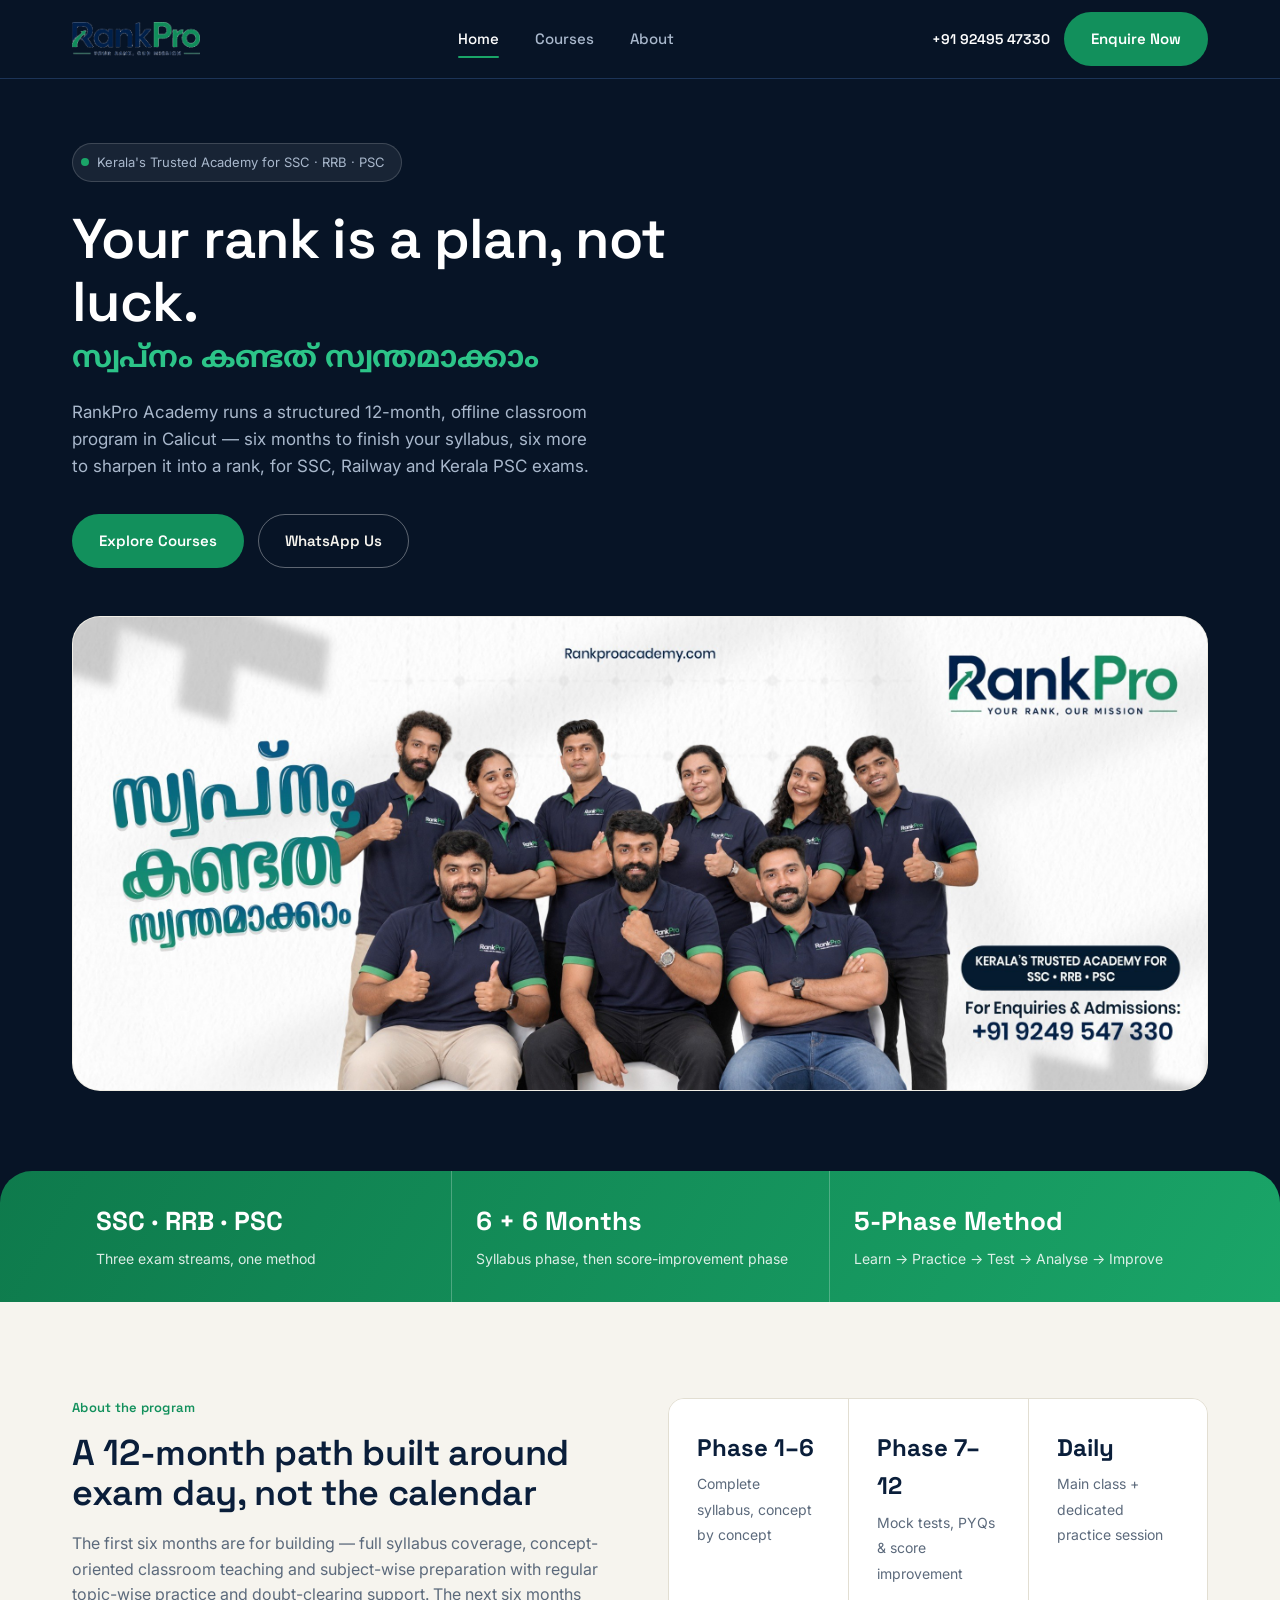
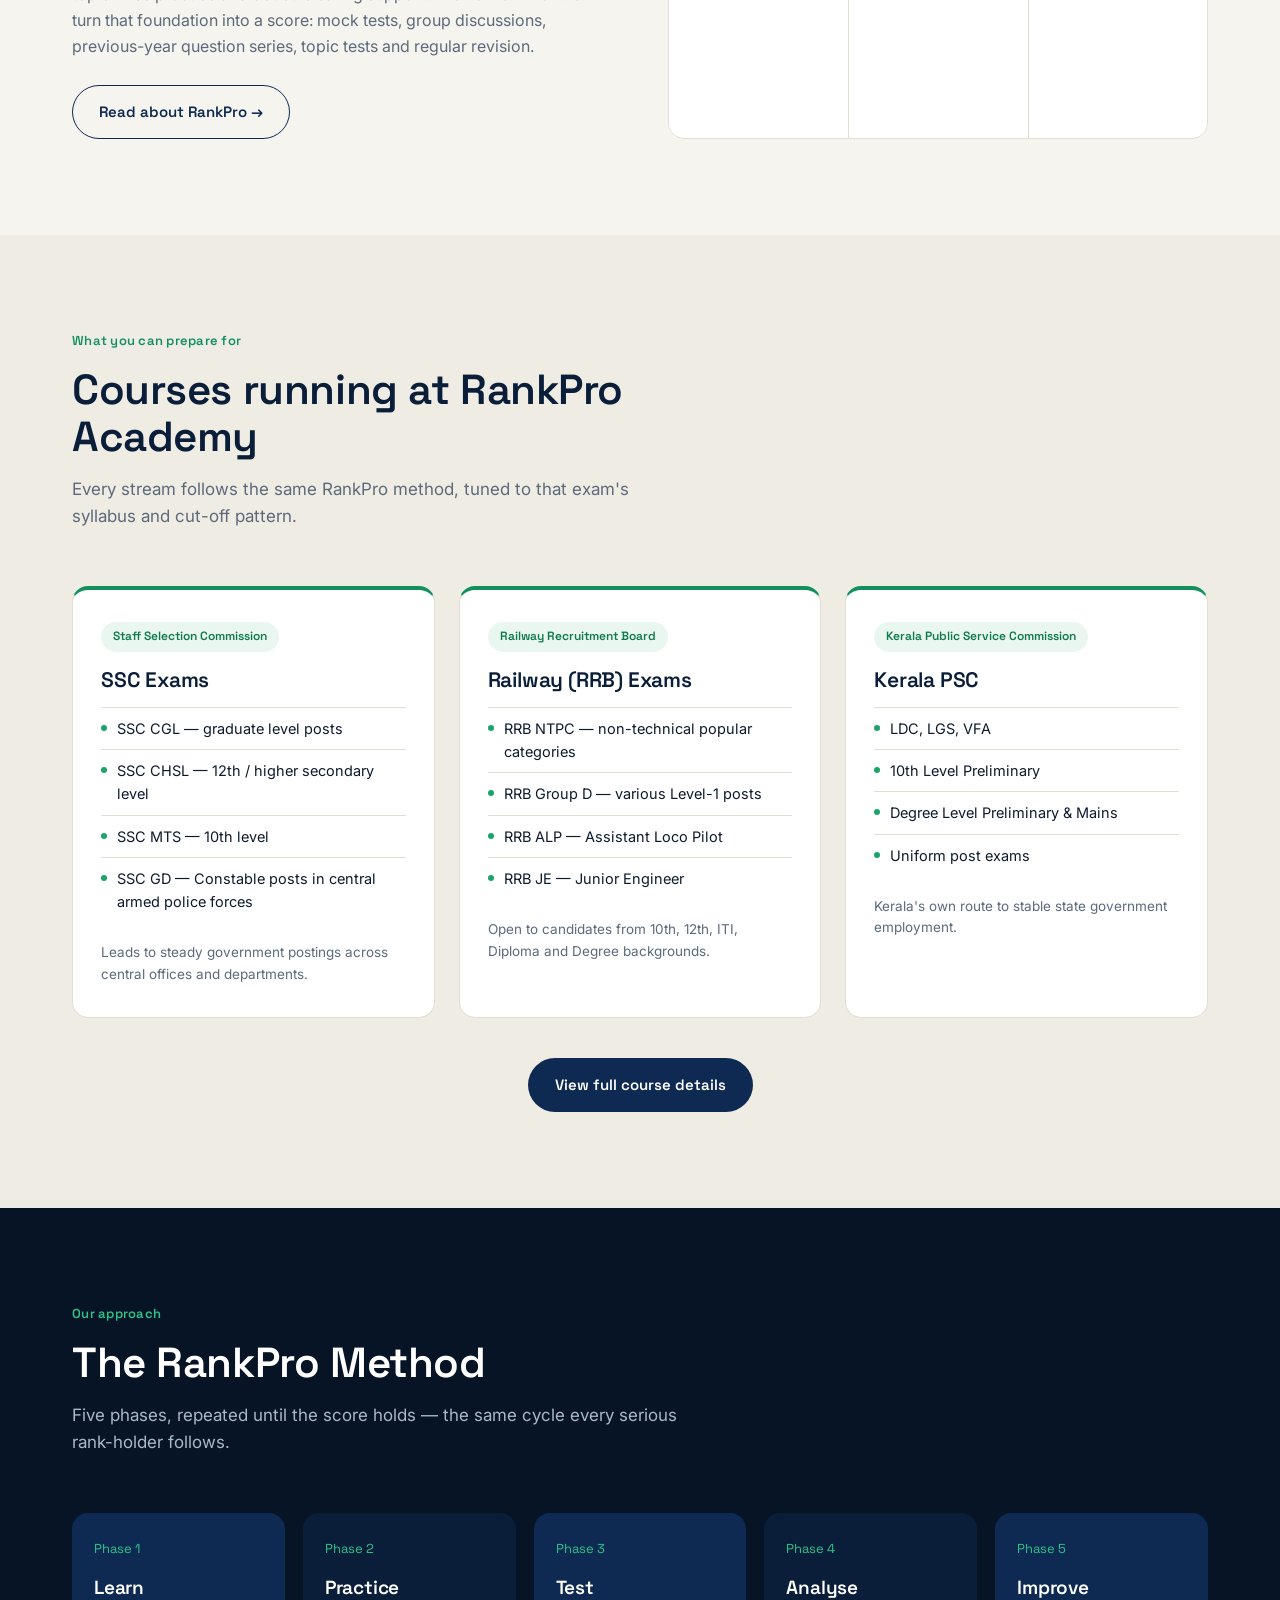
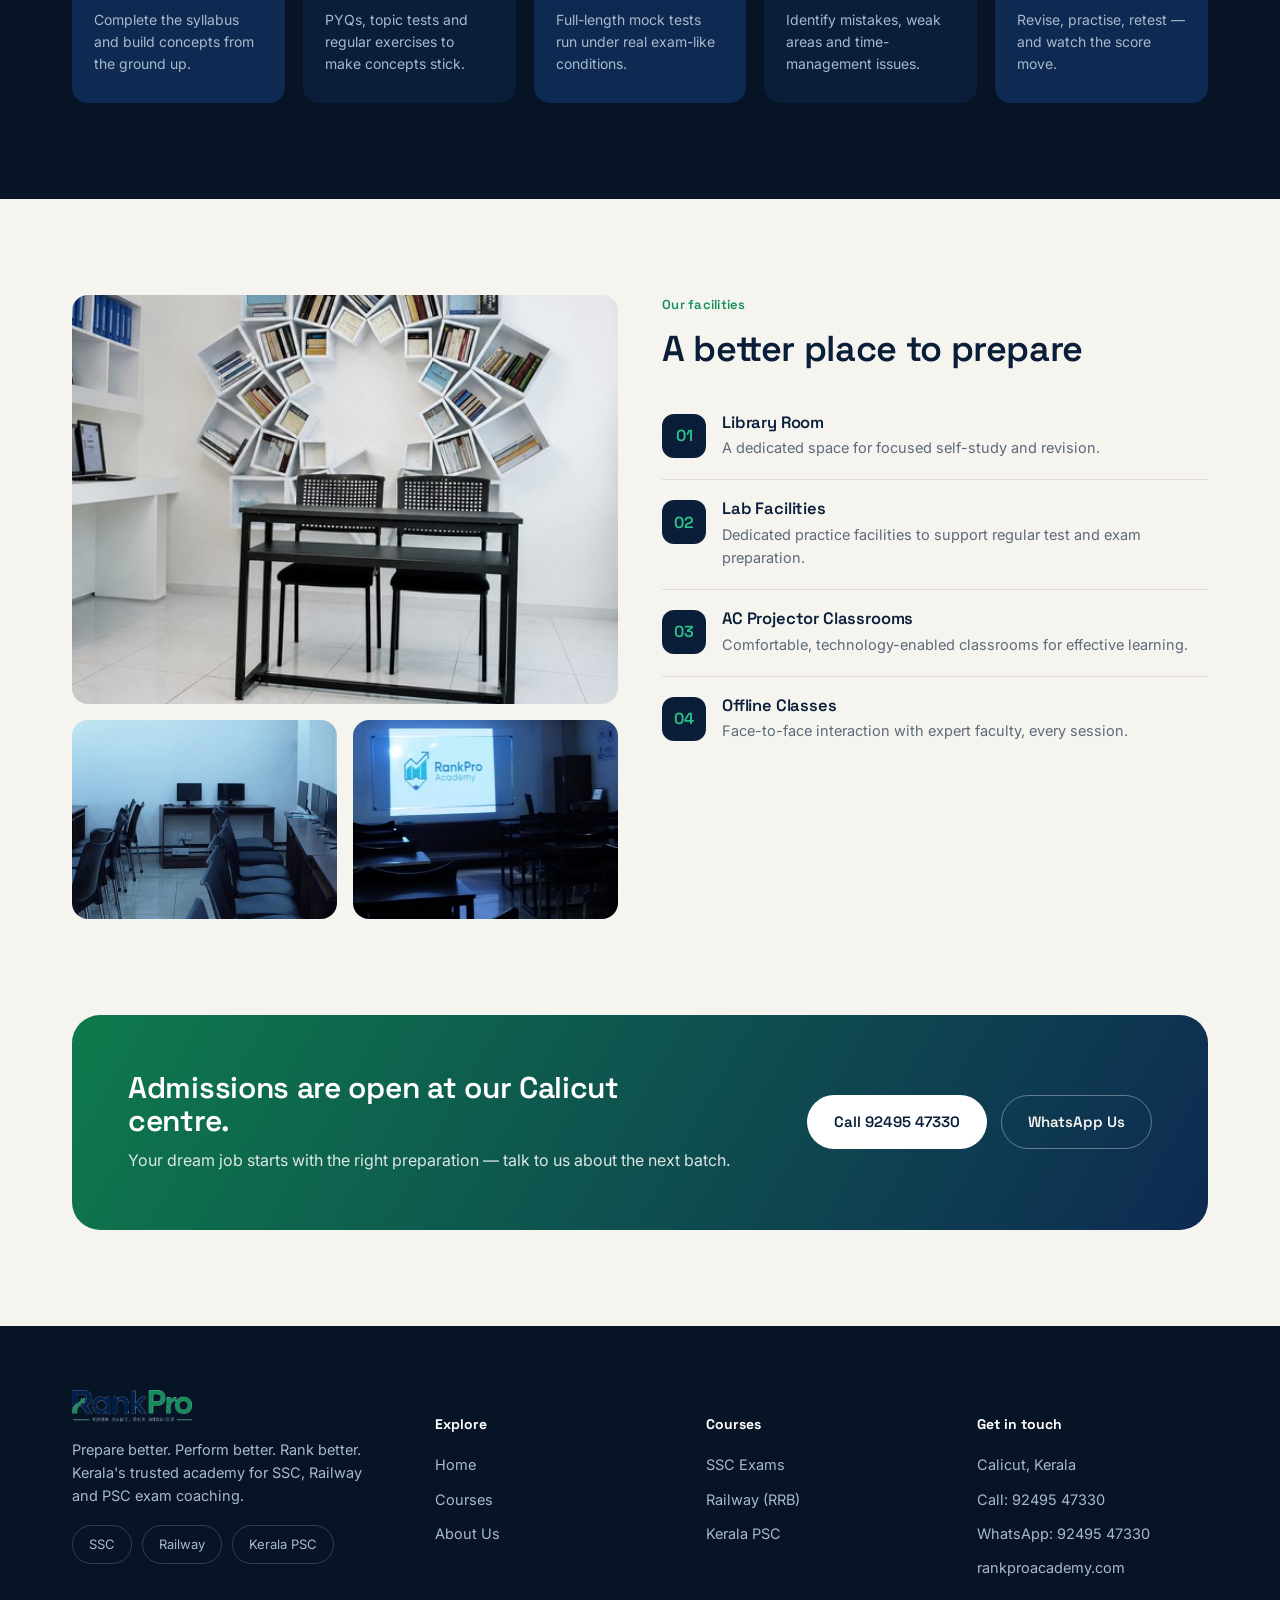
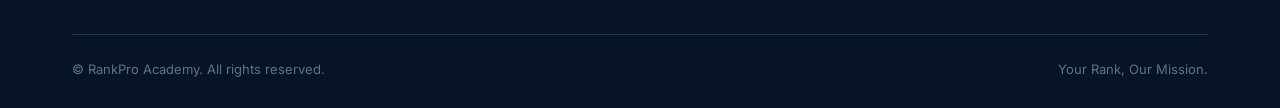
<file: index.html>
<!DOCTYPE html>
<html lang="en">

<head>
  <meta charset="UTF-8">
  <meta name="viewport" content="width=device-width, initial-scale=1.0">
  <title>RankPro Academy — Your Rank, Our Mission</title>
  <meta name="description"
    content="Kerala's trusted academy for SSC, RRB and Kerala PSC exam coaching in Calicut. A structured 6+6 month preparation program with expert faculty and offline classes.">
  <link rel="icon" href="assets/r-icon-transparent.png">
  <link rel="stylesheet" href="style.css">
</head>

<body>

  <nav class="site-nav">
    <div class="wrap">
      <a href="./" class="brand">
        <img src="assets/logo-transparent.png" alt="RankPro Academy logo">
      </a>
      <ul class="nav-links" id="navLinks">
        <li><a href="./" class="active">Home</a></li>
        <li><a href="./courses/" >Courses</a></li>
        <li><a href="./about/">About</a></li>
      </ul>
      <div class="nav-cta">
        <span class="nav-call">+91 92495 47330</span>
        <a class="btn btn-primary" href="tel:+919249547330">Enquire Now</a>
        <button class="nav-toggle" id="navToggle" aria-label="Menu"><span></span><span></span><span></span></button>
      </div>
    </div>
  </nav>

  <!-- HERO -->
  <header class="hero">
    <div class="wrap hero-grid">
      <div class="hero-top">
        <div>
          <span class="hero-badge"><span class="dot"></span> Kerala's Trusted Academy for SSC · RRB · PSC</span>
          <h1>Your rank is a plan, not luck.<span class="hero-ml">സ്വപ്നം കണ്ടത് സ്വന്തമാക്കാം</span></h1>
          <p class="lede">RankPro Academy runs a structured 12-month, offline classroom program in Calicut — six months
            to finish your syllabus, six more to sharpen it into a rank, for SSC, Railway and Kerala PSC exams.</p>
          <div class="hero-actions">
            <a class="btn btn-primary" href="courses.html">Explore Courses</a>
            <a class="btn btn-ghost" href="https://wa.me/919249547330">WhatsApp Us</a>
          </div>
        </div>
      </div>
      <div class="hero-figure banner-frame" style="margin-top:48px;">
        <img src="assets/team-hero.jpg" alt="RankPro Academy team — Kerala's trusted academy for SSC, RRB and PSC">
      </div>
    </div>
    <div class="hero-strip">
      <div class="wrap">
        <div class="stat"><b>SSC · RRB · PSC</b><span>Three exam streams, one method</span></div>
        <div class="stat"><b>6 + 6 Months</b><span>Syllabus phase, then score-improvement phase</span></div>
        <div class="stat"><b>5-Phase Method</b><span>Learn → Practice → Test → Analyse → Improve</span></div>
      </div>
    </div>
  </header>

  <!-- ABOUT SNIPPET -->
  <section class="section">
    <div class="wrap two-col">
      <div>
        <span class="kicker">About the program</span>
        <h2 style="font-size:clamp(26px,3.4vw,36px); color:var(--navy-900);">A 12-month path built around exam day, not
          the calendar</h2>
        <p style="margin-top:18px; color:var(--muted); font-size:16px;">The first six months are for building — full
          syllabus coverage, concept-oriented classroom teaching and subject-wise preparation with regular topic-wise
          practice and doubt-clearing support. The next six months turn that foundation into a score: mock tests, group
          discussions, previous-year question series, topic tests and regular revision.</p>
        <a class="btn btn-outline-navy" style="margin-top:26px;" href="about.html">Read about RankPro →</a>
      </div>
      <div class="stat-strip" style="align-self:stretch;">
        <div class="cell"><b>Phase 1–6</b><span>Complete syllabus, concept by concept</span></div>
        <div class="cell"><b>Phase 7–12</b><span>Mock tests, PYQs &amp; score improvement</span></div>
        <div class="cell"><b>Daily</b><span>Main class + dedicated practice session</span></div>
      </div>
    </div>
  </section>

  <!-- COURSES PREVIEW -->
  <section class="section section-tint">
    <div class="wrap">
      <div class="section-head">
        <span class="kicker">What you can prepare for</span>
        <h2>Courses running at RankPro Academy</h2>
        <p class="lede">Every stream follows the same RankPro method, tuned to that exam's syllabus and cut-off pattern.
        </p>
      </div>
      <div class="course-grid">
        <div class="course-card">
          <span class="tag">Staff Selection Commission</span>
          <h3>SSC Exams</h3>
          <ul>
            <li>SSC CGL — graduate level posts</li>
            <li>SSC CHSL — 12th / higher secondary level</li>
            <li>SSC MTS — 10th level</li>
            <li>SSC GD — Constable posts in central armed police forces</li>
          </ul>
          <p class="foot">Leads to steady government postings across central offices and departments.</p>
        </div>
        <div class="course-card">
          <span class="tag">Railway Recruitment Board</span>
          <h3>Railway (RRB) Exams</h3>
          <ul>
            <li>RRB NTPC — non-technical popular categories</li>
            <li>RRB Group D — various Level-1 posts</li>
            <li>RRB ALP — Assistant Loco Pilot</li>
            <li>RRB JE — Junior Engineer</li>
          </ul>
          <p class="foot">Open to candidates from 10th, 12th, ITI, Diploma and Degree backgrounds.</p>
        </div>
        <div class="course-card">
          <span class="tag">Kerala Public Service Commission</span>
          <h3>Kerala PSC</h3>
          <ul>
            <li>LDC, LGS, VFA</li>
            <li>10th Level Preliminary</li>
            <li>Degree Level Preliminary &amp; Mains</li>
            <li>Uniform post exams</li>
          </ul>
          <p class="foot">Kerala's own route to stable state government employment.</p>
        </div>
      </div>
      <div style="text-align:center; margin-top:40px;">
        <a class="btn btn-dark" href="courses.html">View full course details</a>
      </div>
    </div>
  </section>

  <!-- APPROACH / METHOD -->
  <section class="section section-dark">
    <div class="wrap">
      <div class="section-head">
        <span class="kicker">Our approach</span>
        <h2>The RankPro Method</h2>
        <p class="lede">Five phases, repeated until the score holds — the same cycle every serious rank-holder follows.
        </p>
      </div>
      <div class="phase-row">
        <div class="phase-card"><span class="num">Phase 1</span>
          <h4>Learn</h4>
          <p>Complete the syllabus and build concepts from the ground up.</p>
        </div>
        <div class="phase-card"><span class="num">Phase 2</span>
          <h4>Practice</h4>
          <p>PYQs, topic tests and regular exercises to make concepts stick.</p>
        </div>
        <div class="phase-card"><span class="num">Phase 3</span>
          <h4>Test</h4>
          <p>Full-length mock tests run under real exam-like conditions.</p>
        </div>
        <div class="phase-card"><span class="num">Phase 4</span>
          <h4>Analyse</h4>
          <p>Identify mistakes, weak areas and time-management issues.</p>
        </div>
        <div class="phase-card"><span class="num">Phase 5</span>
          <h4>Improve</h4>
          <p>Revise, practise, retest — and watch the score move.</p>
        </div>
      </div>
    </div>
  </section>

  <!-- FACILITIES -->
  <section class="section">
    <div class="wrap facility-grid">
      <div class="photo-stack">
        <img src="assets/facility_0.jpg" alt="Library room with dedicated study desk at RankPro Academy">
        <div class="two-up">
          <img src="assets/facility_1.jpg" alt="Lab facility with practice workstations">
          <img src="assets/facility_2.jpg" alt="AC projector classroom at RankPro Academy">
        </div>
      </div>
      <div>
        <span class="kicker">Our facilities</span>
        <h2 style="font-size:clamp(26px,3.4vw,36px); color:var(--navy-900);">A better place to prepare</h2>
        <ul class="feature-list" style="margin-top:24px;">
          <li><span class="ico">01</span>
            <div>
              <h4>Library Room</h4>
              <p>A dedicated space for focused self-study and revision.</p>
            </div>
          </li>
          <li><span class="ico">02</span>
            <div>
              <h4>Lab Facilities</h4>
              <p>Dedicated practice facilities to support regular test and exam preparation.</p>
            </div>
          </li>
          <li><span class="ico">03</span>
            <div>
              <h4>AC Projector Classrooms</h4>
              <p>Comfortable, technology-enabled classrooms for effective learning.</p>
            </div>
          </li>
          <li><span class="ico">04</span>
            <div>
              <h4>Offline Classes</h4>
              <p>Face-to-face interaction with expert faculty, every session.</p>
            </div>
          </li>
        </ul>
      </div>
    </div>
  </section>

  <!-- CTA -->
  <section class="section" style="padding-top:0;">
    <div class="wrap">
      <div class="cta-band">
        <div>
          <h3>Admissions are open at our Calicut centre.</h3>
          <p>Your dream job starts with the right preparation — talk to us about the next batch.</p>
        </div>
        <div class="cta-actions">
          <a class="btn btn-primary" style="background:#fff; color:var(--navy-900);" href="tel:+919249547330">Call 92495
            47330</a>
          <a class="btn btn-ghost" href="https://wa.me/919249547330">WhatsApp Us</a>
        </div>
      </div>
    </div>
  </section>

  <footer class="site-footer">
    <div class="wrap">
      <div class="footer-grid">
        <div class="footer-brand">
          <img src="assets/logo-transparent.png" alt="RankPro Academy">
          <p>Prepare better. Perform better. Rank better. Kerala's trusted academy for SSC, Railway and PSC exam
            coaching.</p>
          <div class="tag-row">
            <span class="tag-pill">SSC</span>
            <span class="tag-pill">Railway</span>
            <span class="tag-pill">Kerala PSC</span>
          </div>
        </div>
        <ul>
          <h5>Explore</h5>
          <li><a href="./">Home</a></li>
          <li><a href="./courses/">Courses</a></li>
          <li><a href="./about/">About Us</a></li>
        </ul>
        <ul>
          <h5>Courses</h5>
          <li><a href="./courses/index.html#ssc">SSC Exams</a></li>
          <li><a href="./courses/index.html#rrb">Railway (RRB)</a></li>
          <li><a href="./courses/index.html#psc">Kerala PSC</a></li>
        </ul>
        <ul>
          <h5>Get in touch</h5>
          <li>Calicut, Kerala</li>
          <li><a href="tel:+919249547330">Call: 92495 47330</a></li>
          <li><a href="https://wa.me/919249547330">WhatsApp: 92495 47330</a></li>
          <li><a href="https://rankproacademy.com">rankproacademy.com</a></li>
        </ul>
      </div>
      <div class="footer-bottom">
        <span>© RankPro Academy. All rights reserved.</span>
        <span>Your Rank, Our Mission.</span>
      </div>
    </div>
  </footer>

  <script>
    const navToggle = document.getElementById('navToggle');
    const navLinks = document.getElementById('navLinks');
    navToggle.addEventListener('click', () => navLinks.classList.toggle('open'));
  </script>
</body>

</html>
</file>
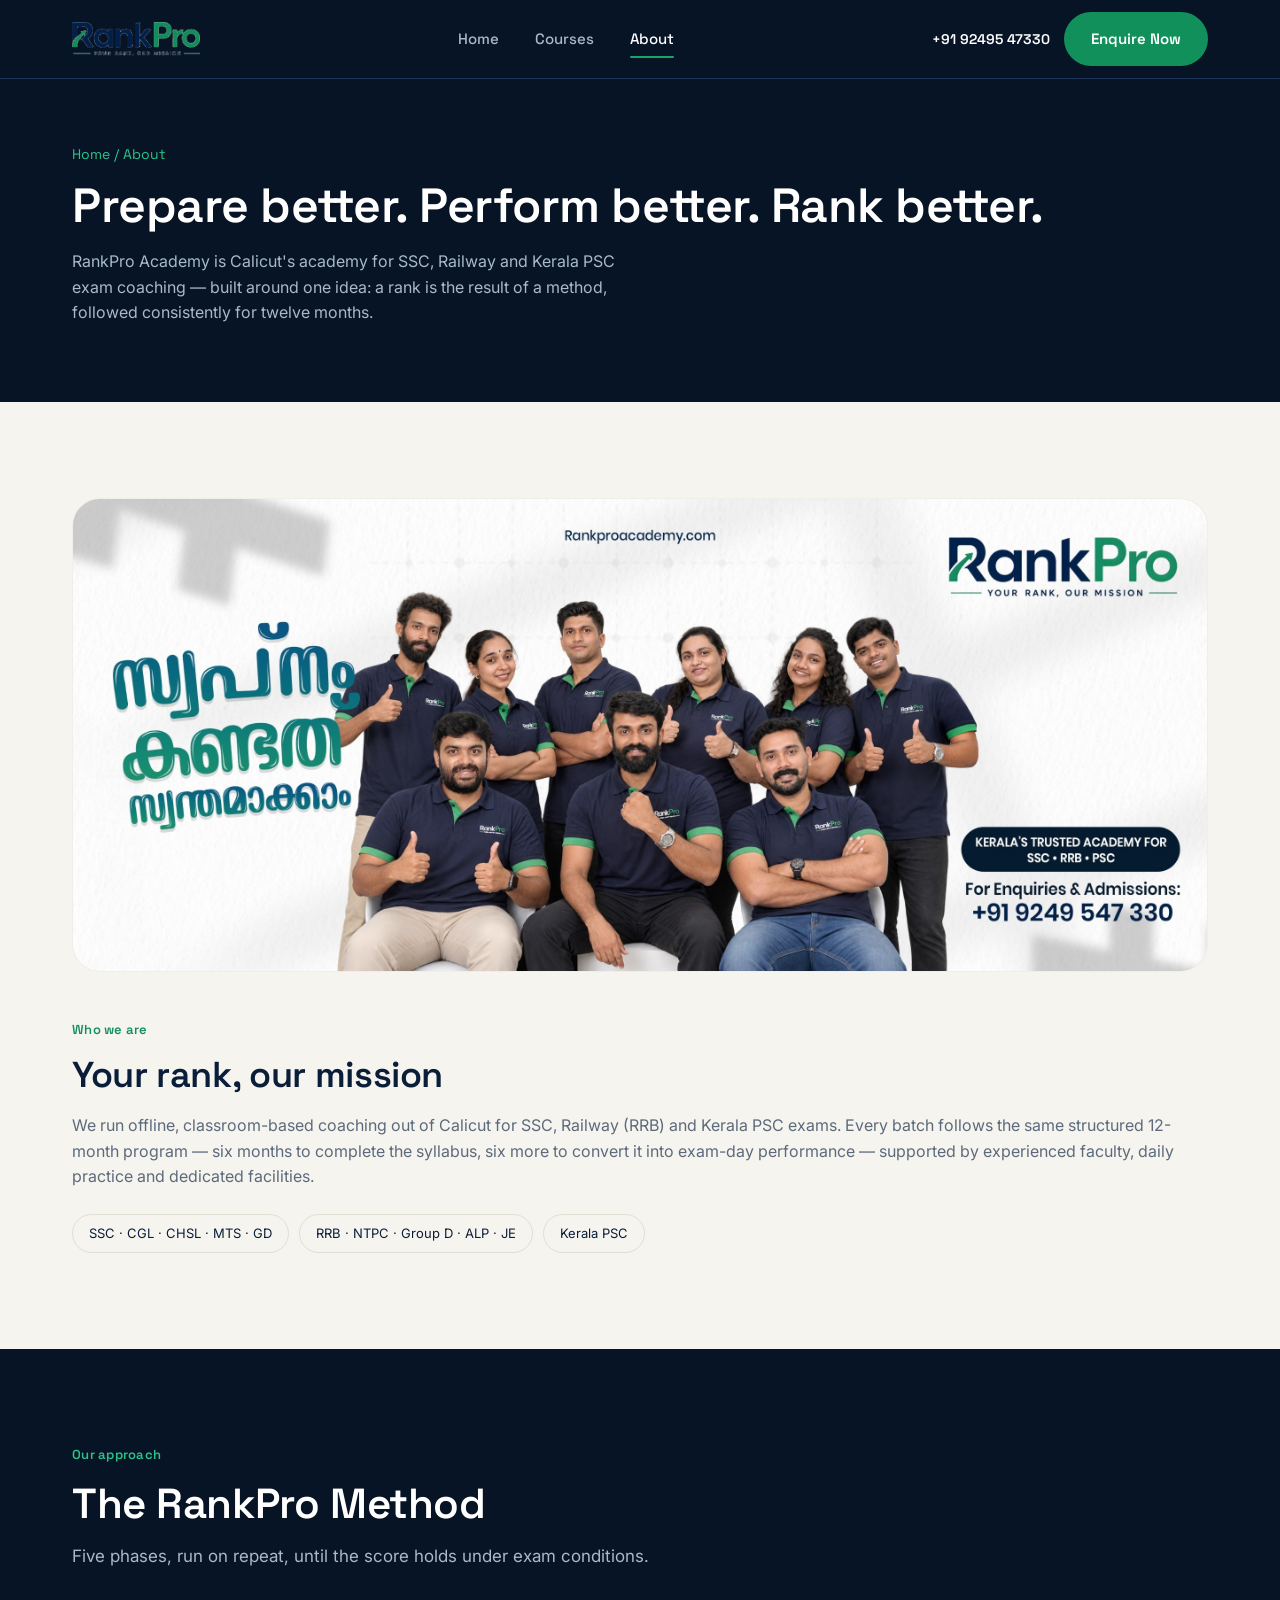
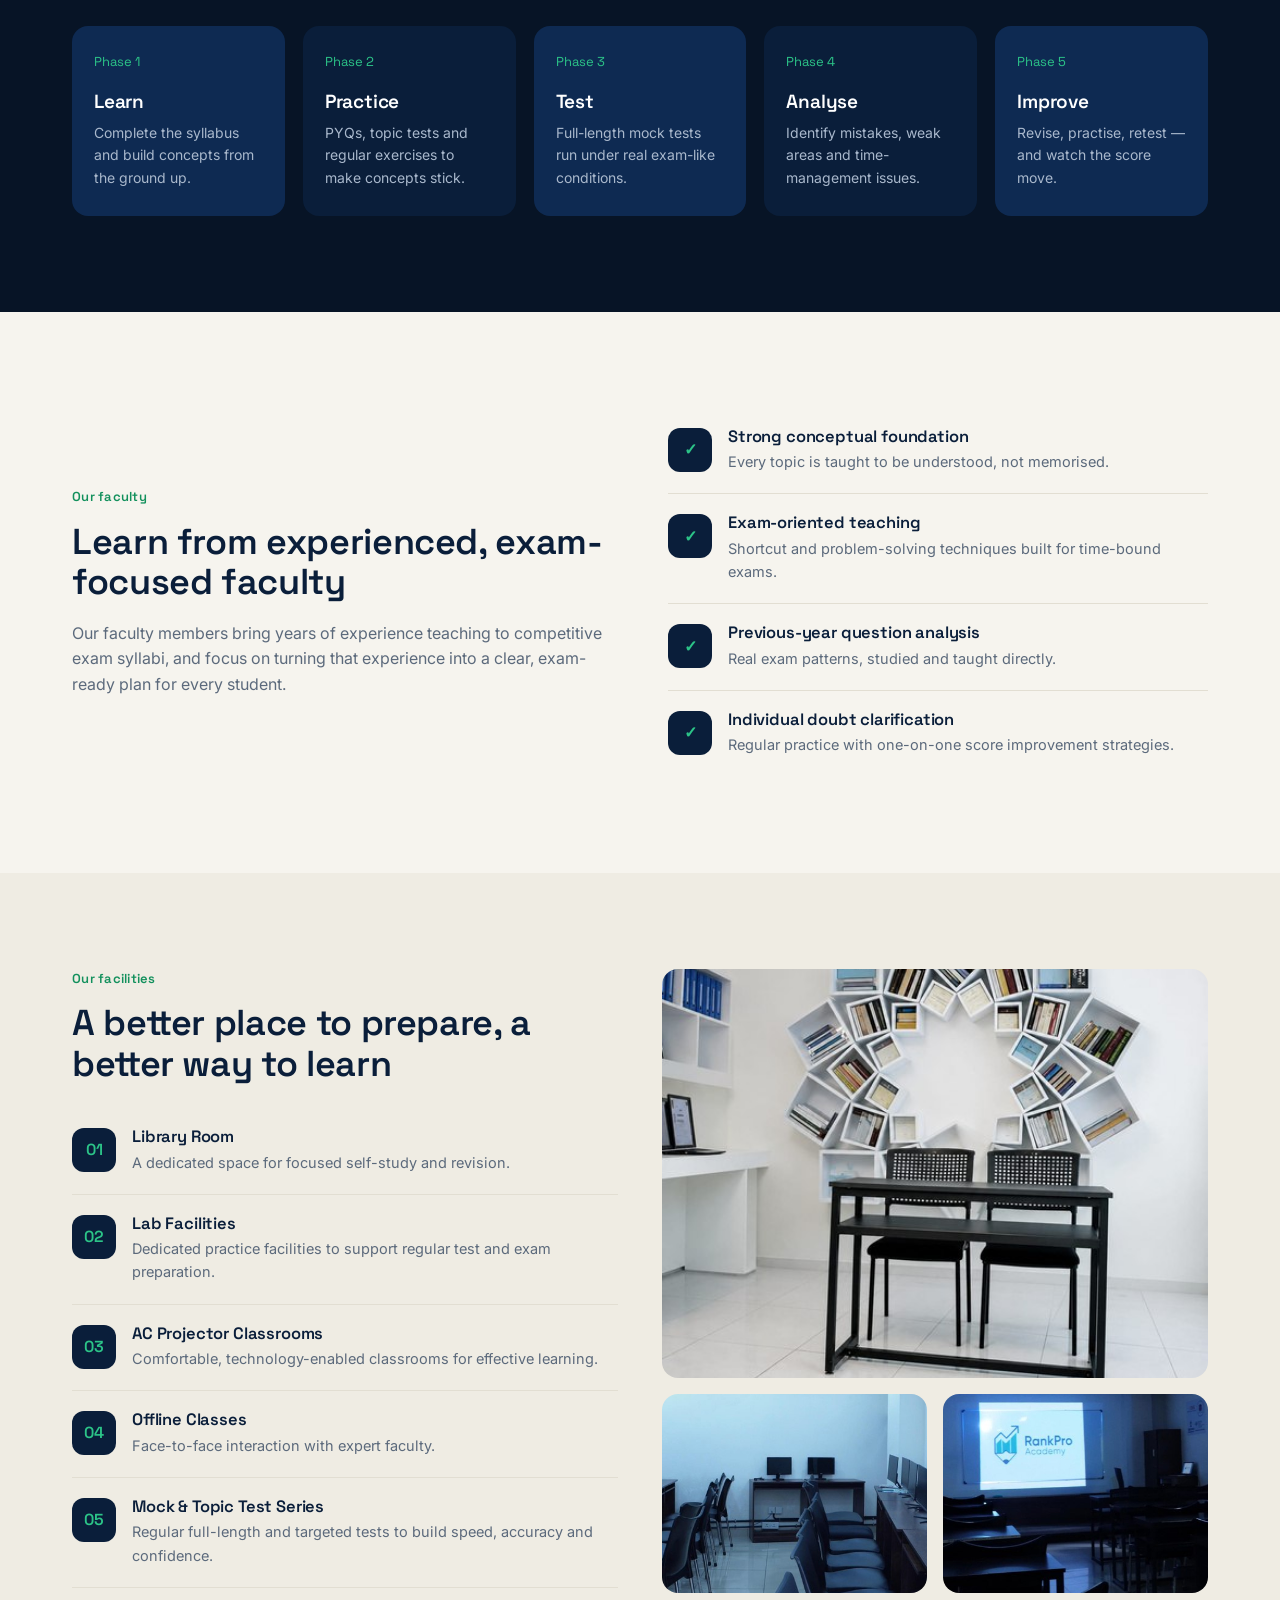
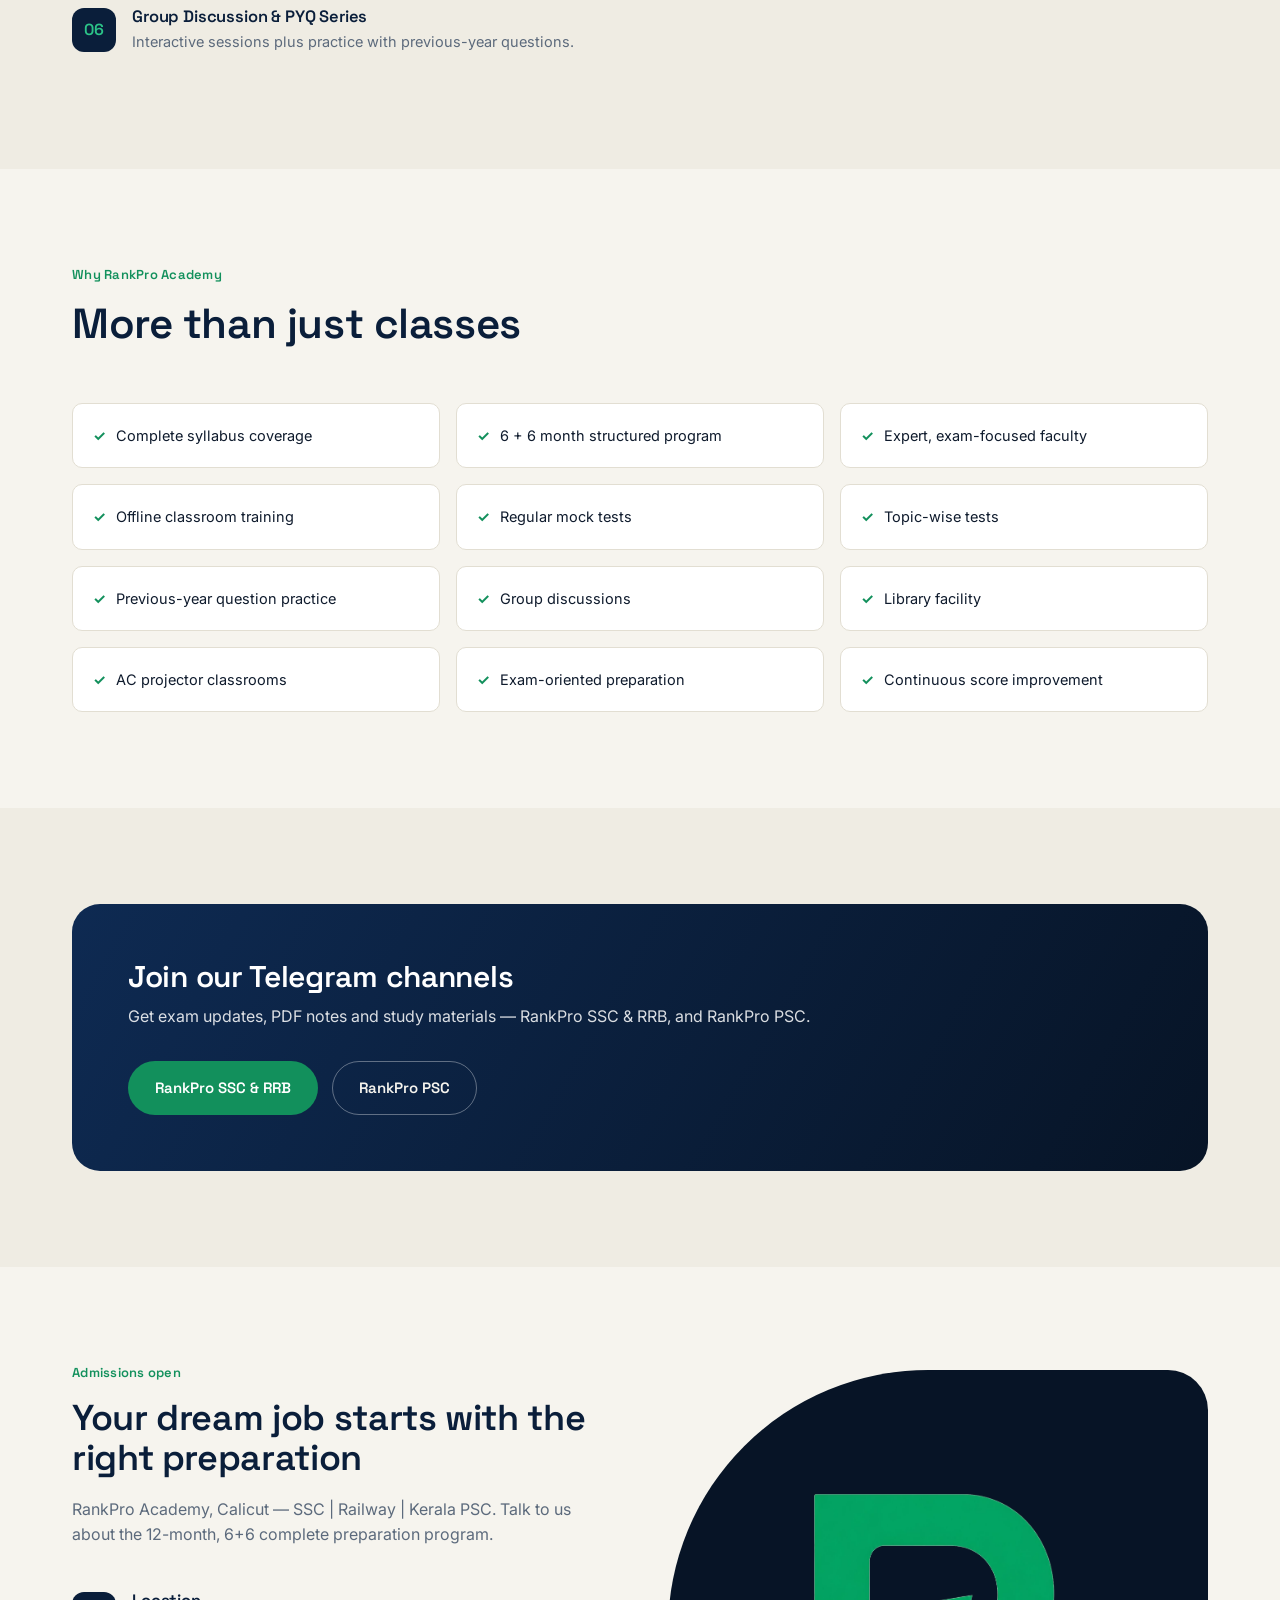
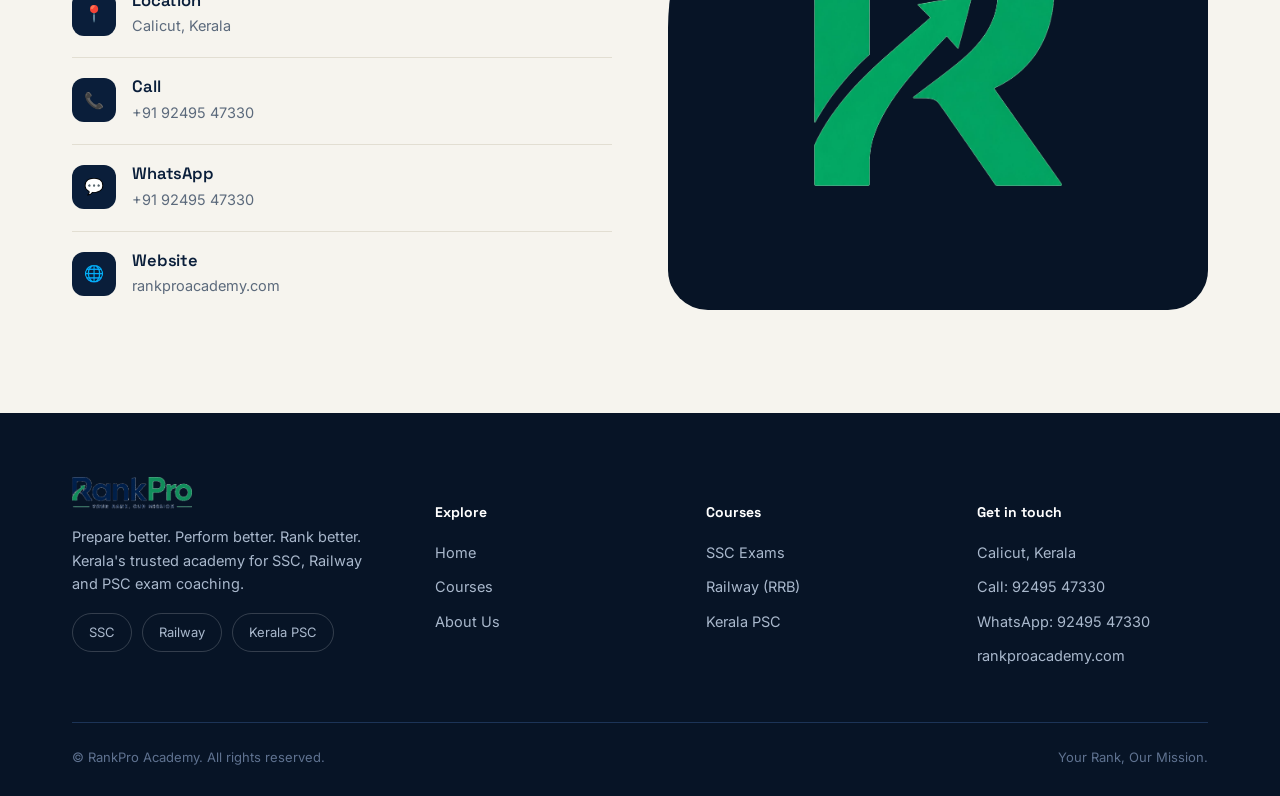
<file: about/index.html>
<!DOCTYPE html>
<html lang="en">
<head>
<meta charset="UTF-8">
<meta name="viewport" content="width=device-width, initial-scale=1.0">
<title>About Us — RankPro Academy</title>
<meta name="description" content="About RankPro Academy, Calicut — our faculty, facilities, the RankPro method and why students choose us for SSC, RRB and Kerala PSC coaching.">
<link rel="icon" href="../assets/r-icon-transparent.png">
<link rel="stylesheet" href="../style.css">
</head>
<body>

<nav class="site-nav">
  <div class="wrap">
    <a href="../" class="brand">
      <img src="../assets/logo-transparent.png" alt="RankPro Academy logo">
    </a>
    <ul class="nav-links" id="navLinks">
      <li><a href="../">Home</a></li>
      <li><a href="../courses/">Courses</a></li>
      <li><a href="./" class="active">About</a></li>
    </ul>
    <div class="nav-cta">
      <span class="nav-call">+91 92495 47330</span>
      <a class="btn btn-primary" href="tel:+919249547330">Enquire Now</a>
      <button class="nav-toggle" id="navToggle" aria-label="Menu"><span></span><span></span><span></span></button>
    </div>
  </div>
</nav>

<header class="page-banner">
  <div class="wrap">
    <span class="crumb">Home / About</span>
    <h1>Prepare better. Perform better. Rank better.</h1>
    <p>RankPro Academy is Calicut's academy for SSC, Railway and Kerala PSC exam coaching — built around one idea: a rank is the result of a method, followed consistently for twelve months.</p>
  </div>
</header>

<!-- INTRO / TEAM -->
<section class="section">
  <div class="wrap">
    <div class="banner-frame" style="margin-bottom:48px;">
      <img src="../assets/team-hero.jpg" alt="RankPro Academy faculty team">
    </div>
    <div>
      <span class="kicker">Who we are</span>
      <h2 style="font-size:clamp(26px,3.4vw,36px); color:var(--navy-900);">Your rank, our mission</h2>
      <p style="margin-top:18px; color:var(--muted); font-size:16px;">We run offline, classroom-based coaching out of Calicut for SSC, Railway (RRB) and Kerala PSC exams. Every batch follows the same structured 12-month program — six months to complete the syllabus, six more to convert it into exam-day performance — supported by experienced faculty, daily practice and dedicated facilities.</p>
      <div class="tag-row" style="margin-top:24px;">
        <span class="tag-pill" style="color:var(--navy-900); border-color:var(--line);">SSC · CGL · CHSL · MTS · GD</span>
        <span class="tag-pill" style="color:var(--navy-900); border-color:var(--line);">RRB · NTPC · Group D · ALP · JE</span>
        <span class="tag-pill" style="color:var(--navy-900); border-color:var(--line);">Kerala PSC</span>
      </div>
    </div>
  </div>
</section>

<!-- APPROACH -->
<section class="section section-dark">
  <div class="wrap">
    <div class="section-head">
      <span class="kicker">Our approach</span>
      <h2>The RankPro Method</h2>
      <p class="lede">Five phases, run on repeat, until the score holds under exam conditions.</p>
    </div>
    <div class="phase-row">
      <div class="phase-card"><span class="num">Phase 1</span><h4>Learn</h4><p>Complete the syllabus and build concepts from the ground up.</p></div>
      <div class="phase-card"><span class="num">Phase 2</span><h4>Practice</h4><p>PYQs, topic tests and regular exercises to make concepts stick.</p></div>
      <div class="phase-card"><span class="num">Phase 3</span><h4>Test</h4><p>Full-length mock tests run under real exam-like conditions.</p></div>
      <div class="phase-card"><span class="num">Phase 4</span><h4>Analyse</h4><p>Identify mistakes, weak areas and time-management issues.</p></div>
      <div class="phase-card"><span class="num">Phase 5</span><h4>Improve</h4><p>Revise, practise, retest — and watch the score move.</p></div>
    </div>
  </div>
</section>

<!-- FACULTY -->
<section class="section">
  <div class="wrap two-col">
    <div>
      <span class="kicker">Our faculty</span>
      <h2 style="font-size:clamp(26px,3.4vw,36px); color:var(--navy-900);">Learn from experienced, exam-focused faculty</h2>
      <p style="margin-top:18px; color:var(--muted); font-size:16px;">Our faculty members bring years of experience teaching to competitive exam syllabi, and focus on turning that experience into a clear, exam-ready plan for every student.</p>
    </div>
    <ul class="feature-list">
      <li><span class="ico">✓</span><div><h4>Strong conceptual foundation</h4><p>Every topic is taught to be understood, not memorised.</p></div></li>
      <li><span class="ico">✓</span><div><h4>Exam-oriented teaching</h4><p>Shortcut and problem-solving techniques built for time-bound exams.</p></div></li>
      <li><span class="ico">✓</span><div><h4>Previous-year question analysis</h4><p>Real exam patterns, studied and taught directly.</p></div></li>
      <li><span class="ico">✓</span><div><h4>Individual doubt clarification</h4><p>Regular practice with one-on-one score improvement strategies.</p></div></li>
    </ul>
  </div>
</section>

<!-- FACILITIES -->
<section class="section section-tint">
  <div class="wrap facility-grid">
    <div>
      <span class="kicker">Our facilities</span>
      <h2 style="font-size:clamp(26px,3.4vw,36px); color:var(--navy-900);">A better place to prepare, a better way to learn</h2>
      <ul class="feature-list" style="margin-top:24px;">
        <li><span class="ico">01</span><div><h4>Library Room</h4><p>A dedicated space for focused self-study and revision.</p></div></li>
        <li><span class="ico">02</span><div><h4>Lab Facilities</h4><p>Dedicated practice facilities to support regular test and exam preparation.</p></div></li>
        <li><span class="ico">03</span><div><h4>AC Projector Classrooms</h4><p>Comfortable, technology-enabled classrooms for effective learning.</p></div></li>
        <li><span class="ico">04</span><div><h4>Offline Classes</h4><p>Face-to-face interaction with expert faculty.</p></div></li>
        <li><span class="ico">05</span><div><h4>Mock &amp; Topic Test Series</h4><p>Regular full-length and targeted tests to build speed, accuracy and confidence.</p></div></li>
        <li><span class="ico">06</span><div><h4>Group Discussion &amp; PYQ Series</h4><p>Interactive sessions plus practice with previous-year questions.</p></div></li>
      </ul>
    </div>
    <div class="photo-stack">
      <img src="../assets/facility_0.jpg" alt="Library room at RankPro Academy">
      <div class="two-up">
        <img src="../assets/facility_1.jpg" alt="Lab facility at RankPro Academy">
        <img src="../assets/facility_2.jpg" alt="AC projector classroom at RankPro Academy">
      </div>
    </div>
  </div>
</section>

<!-- WHY RANKPRO -->
<section class="section">
  <div class="wrap">
    <div class="section-head">
      <span class="kicker">Why RankPro Academy</span>
      <h2>More than just classes</h2>
    </div>
    <div class="why-grid">
      <div class="why-item"><span class="check">✓</span>Complete syllabus coverage</div>
      <div class="why-item"><span class="check">✓</span>6 + 6 month structured program</div>
      <div class="why-item"><span class="check">✓</span>Expert, exam-focused faculty</div>
      <div class="why-item"><span class="check">✓</span>Offline classroom training</div>
      <div class="why-item"><span class="check">✓</span>Regular mock tests</div>
      <div class="why-item"><span class="check">✓</span>Topic-wise tests</div>
      <div class="why-item"><span class="check">✓</span>Previous-year question practice</div>
      <div class="why-item"><span class="check">✓</span>Group discussions</div>
      <div class="why-item"><span class="check">✓</span>Library facility</div>
      <div class="why-item"><span class="check">✓</span>AC projector classrooms</div>
      <div class="why-item"><span class="check">✓</span>Exam-oriented preparation</div>
      <div class="why-item"><span class="check">✓</span>Continuous score improvement</div>
    </div>
  </div>
</section>

<!-- TELEGRAM -->
<section class="section section-tint">
  <div class="wrap">
    <div class="cta-band" style="background:linear-gradient(120deg, var(--navy-800), var(--navy-950));">
      <div>
        <h3>Join our Telegram channels</h3>
        <p>Get exam updates, PDF notes and study materials — RankPro SSC &amp; RRB, and RankPro PSC.</p>
      </div>
      <div class="cta-actions">
        <a class="btn btn-primary" href="https://t.me/">RankPro SSC &amp; RRB</a>
        <a class="btn btn-ghost" href="https://t.me/">RankPro PSC</a>
      </div>
    </div>
  </div>
</section>

<!-- CONTACT / ADMISSIONS -->
<section class="section">
  <div class="wrap two-col">
    <div>
      <span class="kicker">Admissions open</span>
      <h2 style="font-size:clamp(26px,3.4vw,36px); color:var(--navy-900);">Your dream job starts with the right preparation</h2>
      <p style="margin-top:18px; color:var(--muted); font-size:16px;">RankPro Academy, Calicut — SSC | Railway | Kerala PSC. Talk to us about the 12-month, 6+6 complete preparation program.</p>
      <ul class="feature-list" style="margin-top:24px;">
        <li><span class="ico">📍</span><div><h4>Location</h4><p>Calicut, Kerala</p></div></li>
        <li><span class="ico">📞</span><div><h4>Call</h4><p><a href="tel:+919249547330">+91 92495 47330</a></p></div></li>
        <li><span class="ico">💬</span><div><h4>WhatsApp</h4><p><a href="https://wa.me/919249547330">+91 92495 47330</a></p></div></li>
        <li><span class="ico">🌐</span><div><h4>Website</h4><p><a href="https://rankproacademy.com">rankproacademy.com</a></p></div></li>
      </ul>
    </div>
    <div class="pill-frame" style="aspect-ratio:1/1; display:flex; align-items:center; justify-content:center; background:var(--navy-950);">
      <img src="../assets/r-icon-transparent.png" alt="RankPro R mark" style="width:46%; height:auto; object-fit:contain;">
    </div>
  </div>
</section>

<footer class="site-footer">
  <div class="wrap">
    <div class="footer-grid">
      <div class="footer-brand">
        <img src="../assets/logo-transparent.png" alt="RankPro Academy">
        <p>Prepare better. Perform better. Rank better. Kerala's trusted academy for SSC, Railway and PSC exam coaching.</p>
        <div class="tag-row">
          <span class="tag-pill">SSC</span>
          <span class="tag-pill">Railway</span>
          <span class="tag-pill">Kerala PSC</span>
        </div>
      </div>
      <ul>
        <h5>Explore</h5>
        <li><a href="../">Home</a></li>
        <li><a href="../courses/">Courses</a></li>
        <li><a href="./">About Us</a></li>
      </ul>
      <ul>
        <h5>Courses</h5>
        <li><a href="../courses/#ssc">SSC Exams</a></li>
        <li><a href="../courses/#rrb">Railway (RRB)</a></li>
        <li><a href="../courses/#psc">Kerala PSC</a></li>
      </ul>
      <ul>
        <h5>Get in touch</h5>
        <li>Calicut, Kerala</li>
        <li><a href="tel:+919249547330">Call: 92495 47330</a></li>
        <li><a href="https://wa.me/919249547330">WhatsApp: 92495 47330</a></li>
        <li><a href="https://rankproacademy.com">rankproacademy.com</a></li>
      </ul>
    </div>
    <div class="footer-bottom">
      <span>© RankPro Academy. All rights reserved.</span>
      <span>Your Rank, Our Mission.</span>
    </div>
  </div>
</footer>

<script>
  const navToggle = document.getElementById('navToggle');
  const navLinks = document.getElementById('navLinks');
  navToggle.addEventListener('click', () => navLinks.classList.toggle('open'));
</script>
</body>
</html>
</file>
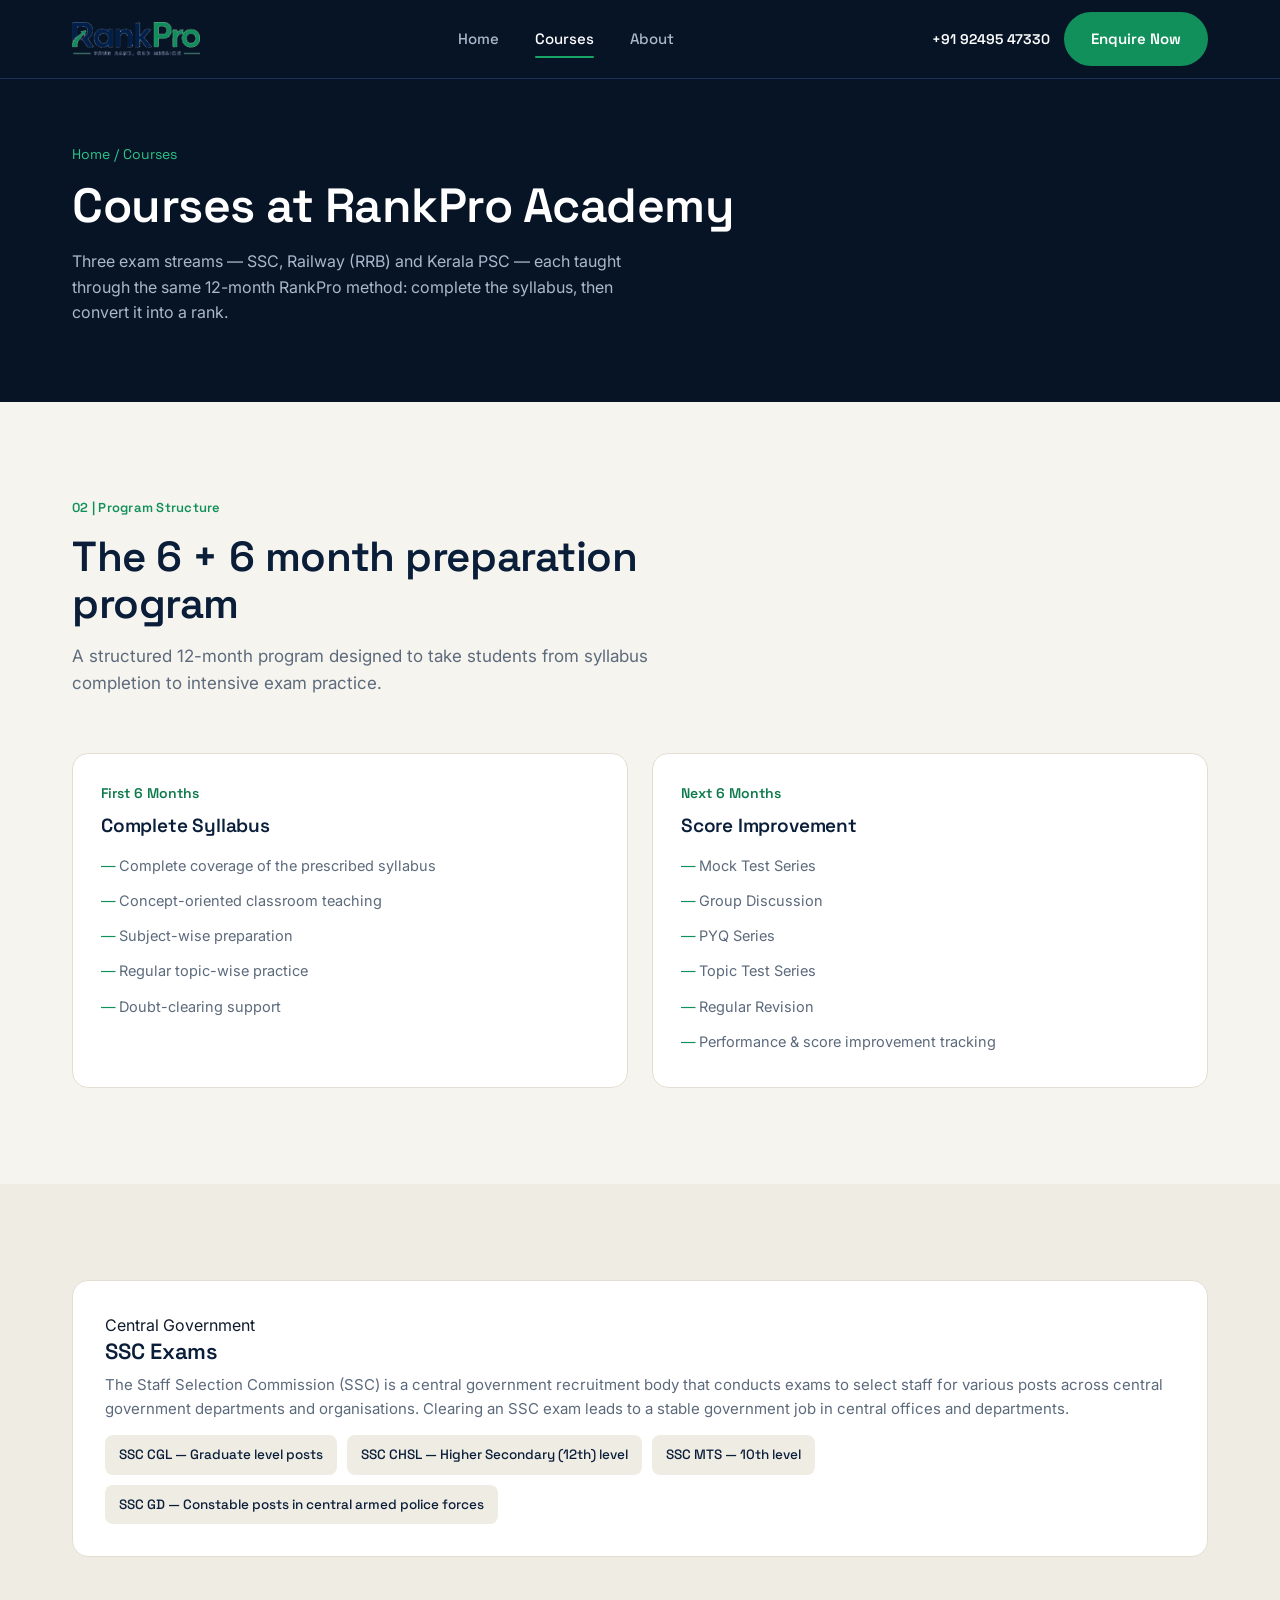
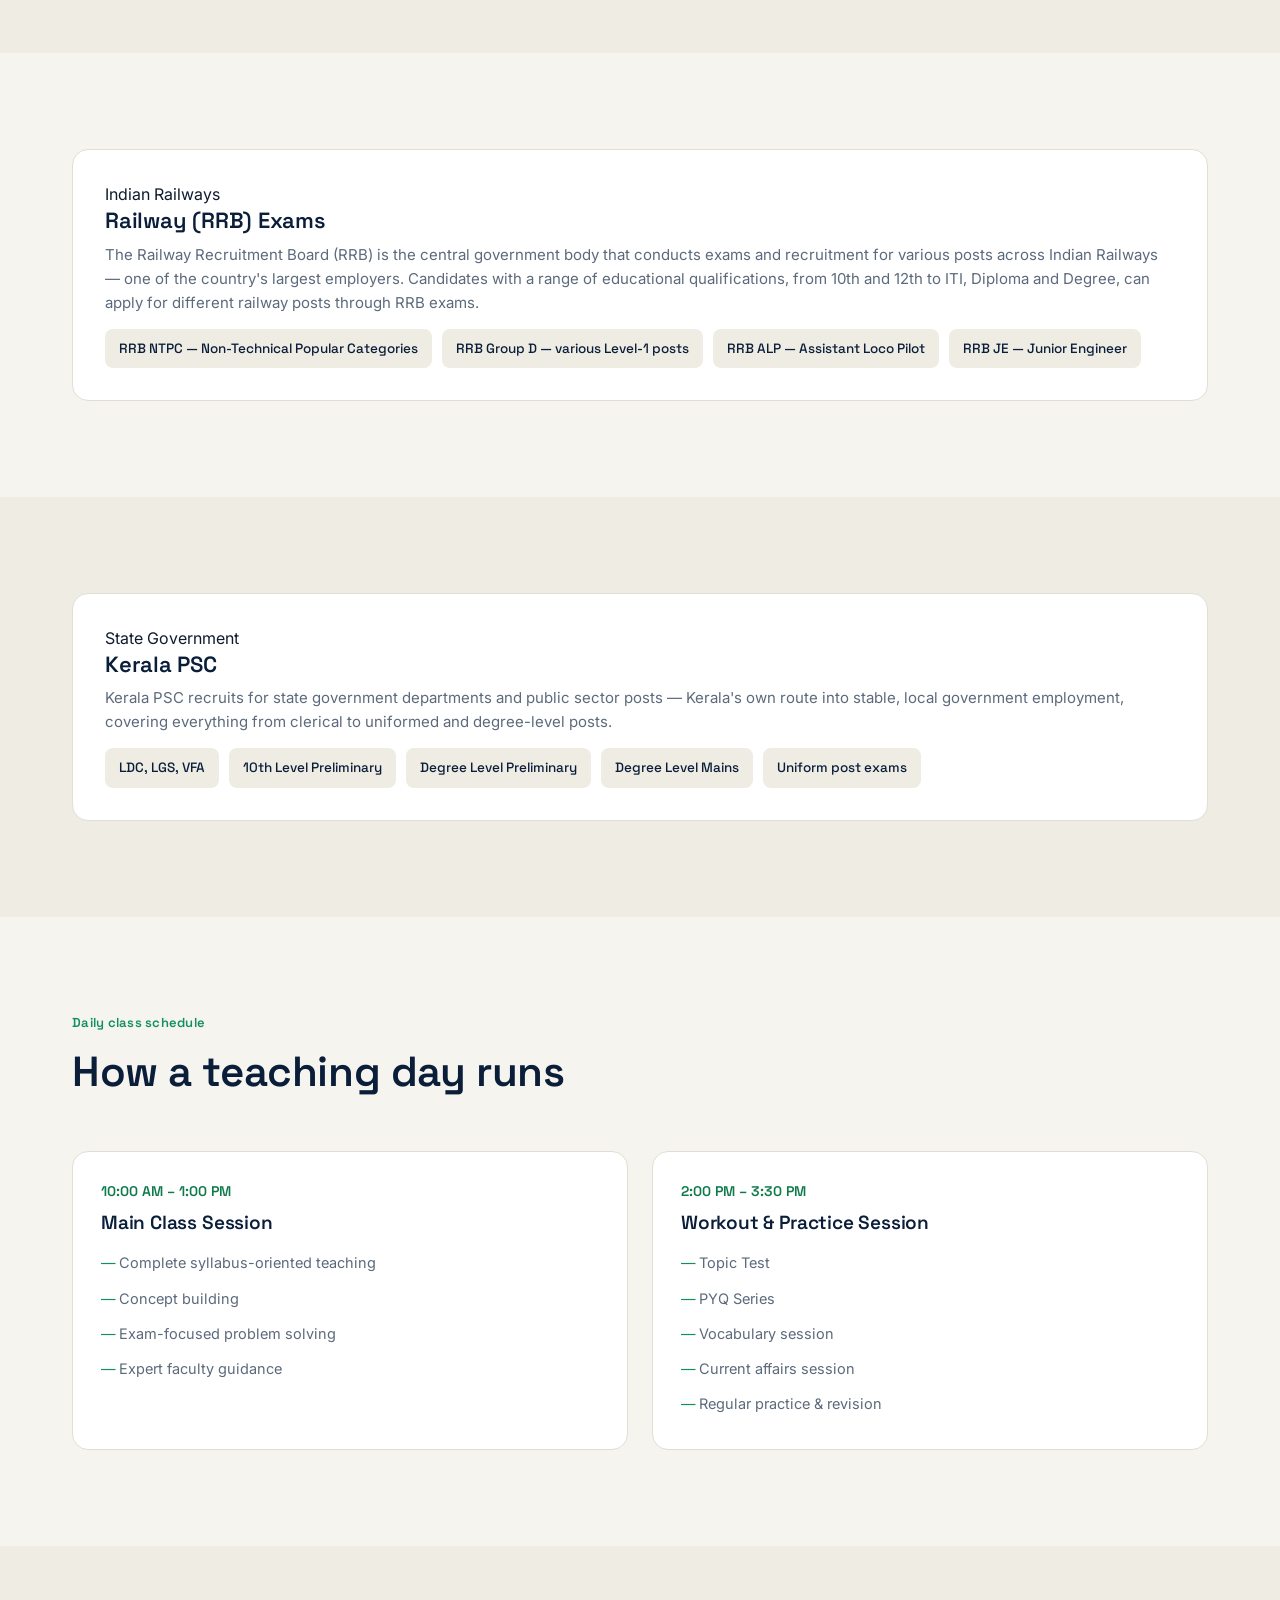
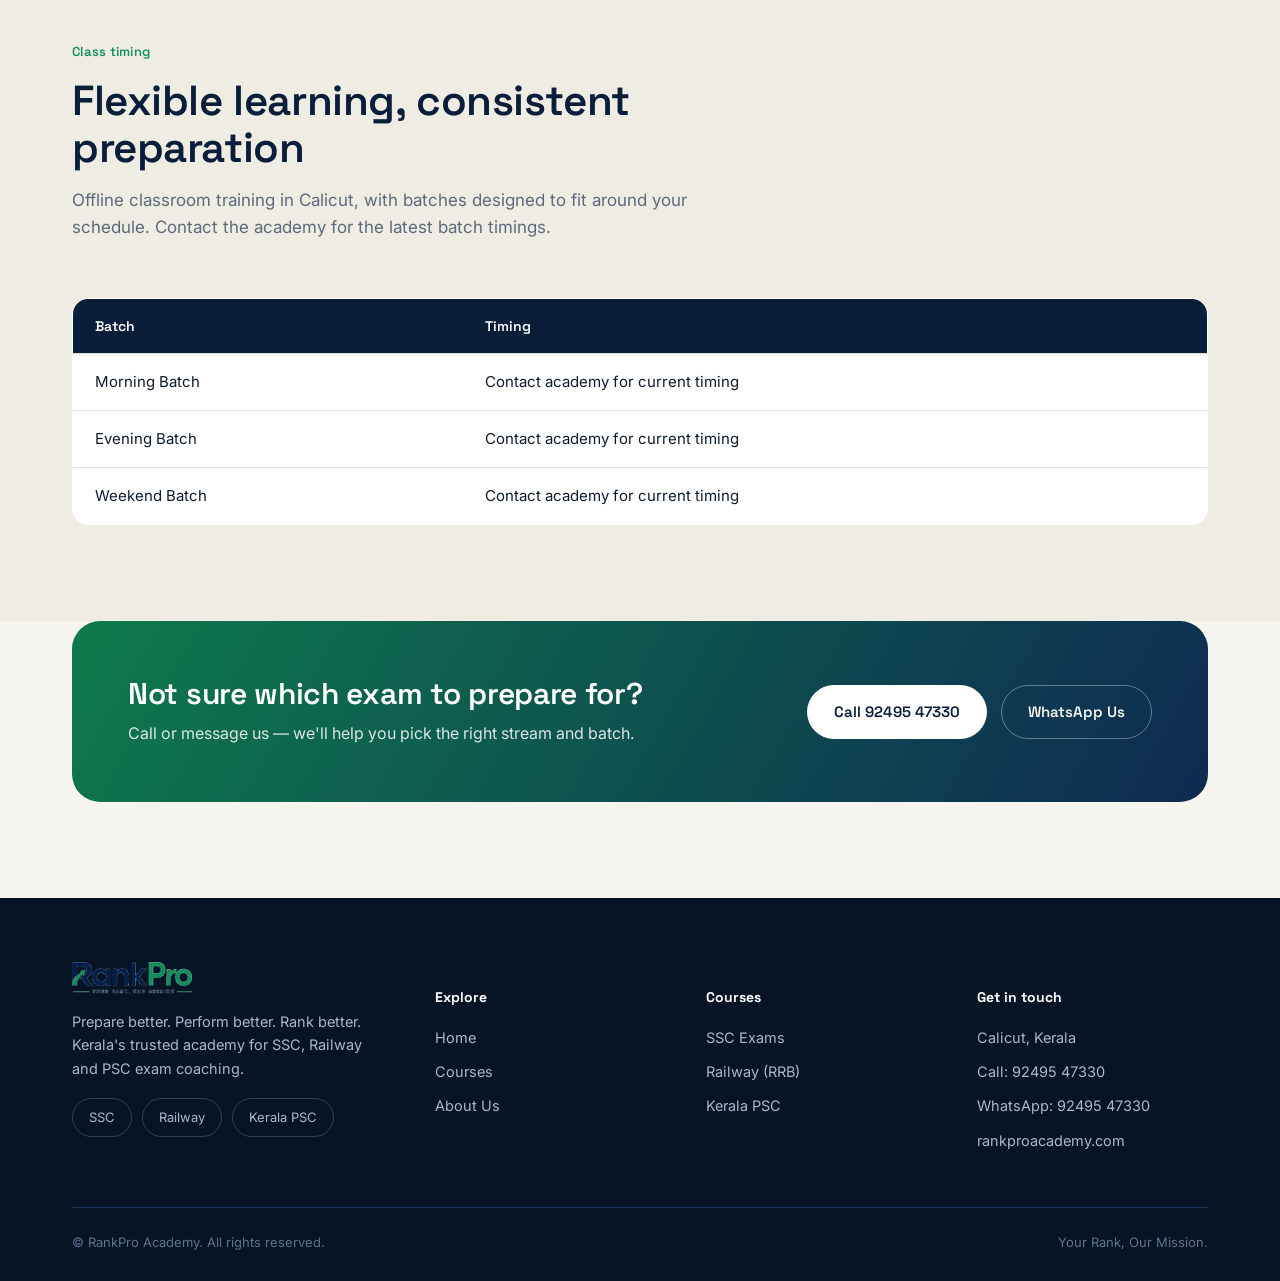
<file: courses/index.html>
<!DOCTYPE html>
<html lang="en">
<head>
<meta charset="UTF-8">
<meta name="viewport" content="width=device-width, initial-scale=1.0">
<title>Courses — RankPro Academy</title>
<meta name="description" content="SSC CGL, CHSL, MTS, GD, RRB NTPC, Group D, ALP, JE and Kerala PSC courses at RankPro Academy, Calicut — full details, program structure and class timing.">
<link rel="icon" href="../assets/r-icon-transparent.png">
<link rel="stylesheet" href="../style.css">
</head>
<body>

<nav class="site-nav">
  <div class="wrap">
    <a href="../" class="brand">
      <img src="../assets/logo-transparent.png" alt="RankPro Academy logo">
    </a>
    <ul class="nav-links" id="navLinks">
      <li><a href="../">Home</a></li>
      <li><a href="./" class="active">Courses</a></li>
      <li><a href="../about/">About</a></li>
    </ul>
    <div class="nav-cta">
      <span class="nav-call">+91 92495 47330</span>
      <a class="btn btn-primary" href="tel:+919249547330">Enquire Now</a>
      <button class="nav-toggle" id="navToggle" aria-label="Menu"><span></span><span></span><span></span></button>
    </div>
  </div>
</nav>

<header class="page-banner">
  <div class="wrap">
    <span class="crumb">Home / Courses</span>
    <h1>Courses at RankPro Academy</h1>
    <p>Three exam streams — SSC, Railway (RRB) and Kerala PSC — each taught through the same 12-month RankPro method: complete the syllabus, then convert it into a rank.</p>
  </div>
</header>

<!-- PROGRAM STRUCTURE -->
<section class="section">
  <div class="wrap">
    <div class="section-head">
      <span class="kicker">02 | Program Structure</span>
      <h2>The 6 + 6 month preparation program</h2>
      <p class="lede">A structured 12-month program designed to take students from syllabus completion to intensive exam practice.</p>
    </div>
    <div class="schedule-grid">
      <div class="schedule-card">
        <span class="time">First 6 Months</span>
        <h4>Complete Syllabus</h4>
        <ul>
          <li>Complete coverage of the prescribed syllabus</li>
          <li>Concept-oriented classroom teaching</li>
          <li>Subject-wise preparation</li>
          <li>Regular topic-wise practice</li>
          <li>Doubt-clearing support</li>
        </ul>
      </div>
      <div class="schedule-card">
        <span class="time">Next 6 Months</span>
        <h4>Score Improvement</h4>
        <ul>
          <li>Mock Test Series</li>
          <li>Group Discussion</li>
          <li>PYQ Series</li>
          <li>Topic Test Series</li>
          <li>Regular Revision</li>
          <li>Performance &amp; score improvement tracking</li>
        </ul>
      </div>
    </div>
  </div>
</section>

<!-- SSC -->
<section class="section section-tint" id="ssc">
  <div class="wrap">
    <div class="exam-block" style="margin-bottom:0;">
      <span class="tag" style="margin-bottom:14px;">Central Government</span>
      <h3>SSC Exams</h3>
      <p>The Staff Selection Commission (SSC) is a central government recruitment body that conducts exams to select staff for various posts across central government departments and organisations. Clearing an SSC exam leads to a stable government job in central offices and departments.</p>
      <ul class="list-inline">
        <li>SSC CGL — Graduate level posts</li>
        <li>SSC CHSL — Higher Secondary (12th) level</li>
        <li>SSC MTS — 10th level</li>
        <li>SSC GD — Constable posts in central armed police forces</li>
      </ul>
    </div>
  </div>
</section>

<!-- RRB -->
<section class="section" id="rrb">
  <div class="wrap">
    <div class="exam-block" style="margin-bottom:0;">
      <span class="tag" style="margin-bottom:14px;">Indian Railways</span>
      <h3>Railway (RRB) Exams</h3>
      <p>The Railway Recruitment Board (RRB) is the central government body that conducts exams and recruitment for various posts across Indian Railways — one of the country's largest employers. Candidates with a range of educational qualifications, from 10th and 12th to ITI, Diploma and Degree, can apply for different railway posts through RRB exams.</p>
      <ul class="list-inline">
        <li>RRB NTPC — Non-Technical Popular Categories</li>
        <li>RRB Group D — various Level-1 posts</li>
        <li>RRB ALP — Assistant Loco Pilot</li>
        <li>RRB JE — Junior Engineer</li>
      </ul>
    </div>
  </div>
</section>

<!-- PSC -->
<section class="section section-tint" id="psc">
  <div class="wrap">
    <div class="exam-block" style="margin-bottom:0;">
      <span class="tag" style="margin-bottom:14px;">State Government</span>
      <h3>Kerala PSC</h3>
      <p>Kerala PSC recruits for state government departments and public sector posts — Kerala's own route into stable, local government employment, covering everything from clerical to uniformed and degree-level posts.</p>
      <ul class="list-inline">
        <li>LDC, LGS, VFA</li>
        <li>10th Level Preliminary</li>
        <li>Degree Level Preliminary</li>
        <li>Degree Level Mains</li>
        <li>Uniform post exams</li>
      </ul>
    </div>
  </div>
</section>

<!-- DAILY SCHEDULE -->
<section class="section">
  <div class="wrap">
    <div class="section-head">
      <span class="kicker">Daily class schedule</span>
      <h2>How a teaching day runs</h2>
    </div>
    <div class="schedule-grid">
      <div class="schedule-card">
        <span class="time">10:00 AM – 1:00 PM</span>
        <h4>Main Class Session</h4>
        <ul>
          <li>Complete syllabus-oriented teaching</li>
          <li>Concept building</li>
          <li>Exam-focused problem solving</li>
          <li>Expert faculty guidance</li>
        </ul>
      </div>
      <div class="schedule-card">
        <span class="time">2:00 PM – 3:30 PM</span>
        <h4>Workout &amp; Practice Session</h4>
        <ul>
          <li>Topic Test</li>
          <li>PYQ Series</li>
          <li>Vocabulary session</li>
          <li>Current affairs session</li>
          <li>Regular practice &amp; revision</li>
        </ul>
      </div>
    </div>
  </div>
</section>

<!-- CLASS TIMING -->
<section class="section section-tint">
  <div class="wrap">
    <div class="section-head">
      <span class="kicker">Class timing</span>
      <h2>Flexible learning, consistent preparation</h2>
      <p class="lede">Offline classroom training in Calicut, with batches designed to fit around your schedule. Contact the academy for the latest batch timings.</p>
    </div>
    <table class="timing-table">
      <thead>
        <tr><th>Batch</th><th>Timing</th></tr>
      </thead>
      <tbody>
        <tr><td>Morning Batch</td><td>Contact academy for current timing</td></tr>
        <tr><td>Evening Batch</td><td>Contact academy for current timing</td></tr>
        <tr><td>Weekend Batch</td><td>Contact academy for current timing</td></tr>
      </tbody>
    </table>
  </div>
</section>

<!-- CTA -->
<section class="section" style="padding-top:0;">
  <div class="wrap">
    <div class="cta-band">
      <div>
        <h3>Not sure which exam to prepare for?</h3>
        <p>Call or message us — we'll help you pick the right stream and batch.</p>
      </div>
      <div class="cta-actions">
        <a class="btn btn-primary" style="background:#fff; color:var(--navy-900);" href="tel:+919249547330">Call 92495 47330</a>
        <a class="btn btn-ghost" href="https://wa.me/919249547330">WhatsApp Us</a>
      </div>
    </div>
  </div>
</section>

<footer class="site-footer">
  <div class="wrap">
    <div class="footer-grid">
      <div class="footer-brand">
        <img src="../assets/logo-transparent.png" alt="RankPro Academy">
        <p>Prepare better. Perform better. Rank better. Kerala's trusted academy for SSC, Railway and PSC exam coaching.</p>
        <div class="tag-row">
          <span class="tag-pill">SSC</span>
          <span class="tag-pill">Railway</span>
          <span class="tag-pill">Kerala PSC</span>
        </div>
      </div>
      <ul>
        <h5>Explore</h5>
        <li><a href="../">Home</a></li>
        <li><a href="./">Courses</a></li>
        <li><a href="../about/">About Us</a></li>
      </ul>
      <ul>
        <h5>Courses</h5>
        <li><a href="#ssc">SSC Exams</a></li>
        <li><a href="#rrb">Railway (RRB)</a></li>
        <li><a href="#psc">Kerala PSC</a></li>
      </ul>
      <ul>
        <h5>Get in touch</h5>
        <li>Calicut, Kerala</li>
        <li><a href="tel:+919249547330">Call: 92495 47330</a></li>
        <li><a href="https://wa.me/919249547330">WhatsApp: 92495 47330</a></li>
        <li><a href="https://rankproacademy.com">rankproacademy.com</a></li>
      </ul>
    </div>
    <div class="footer-bottom">
      <span>© RankPro Academy. All rights reserved.</span>
      <span>Your Rank, Our Mission.</span>
    </div>
  </div>
</footer>

<script>
  const navToggle = document.getElementById('navToggle');
  const navLinks = document.getElementById('navLinks');
  navToggle.addEventListener('click', () => navLinks.classList.toggle('open'));
</script>
</body>
</html>
</file>
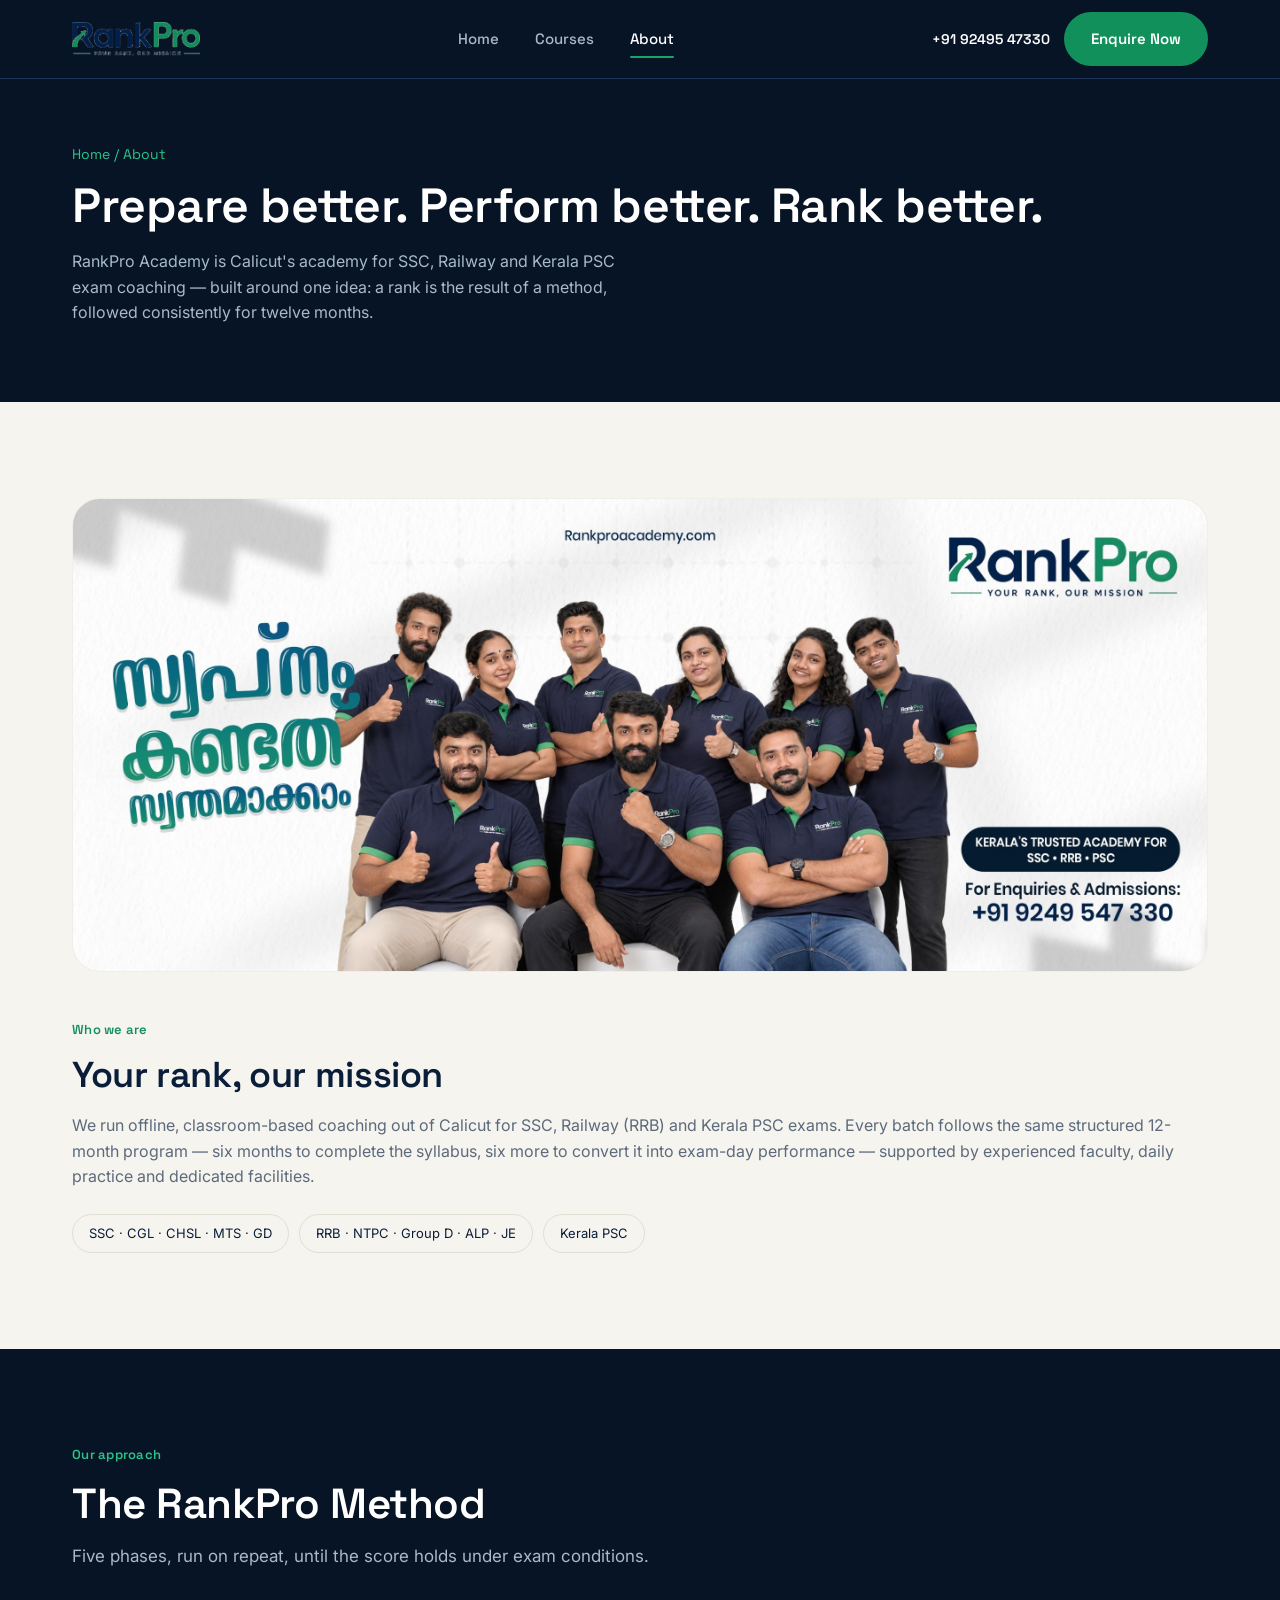
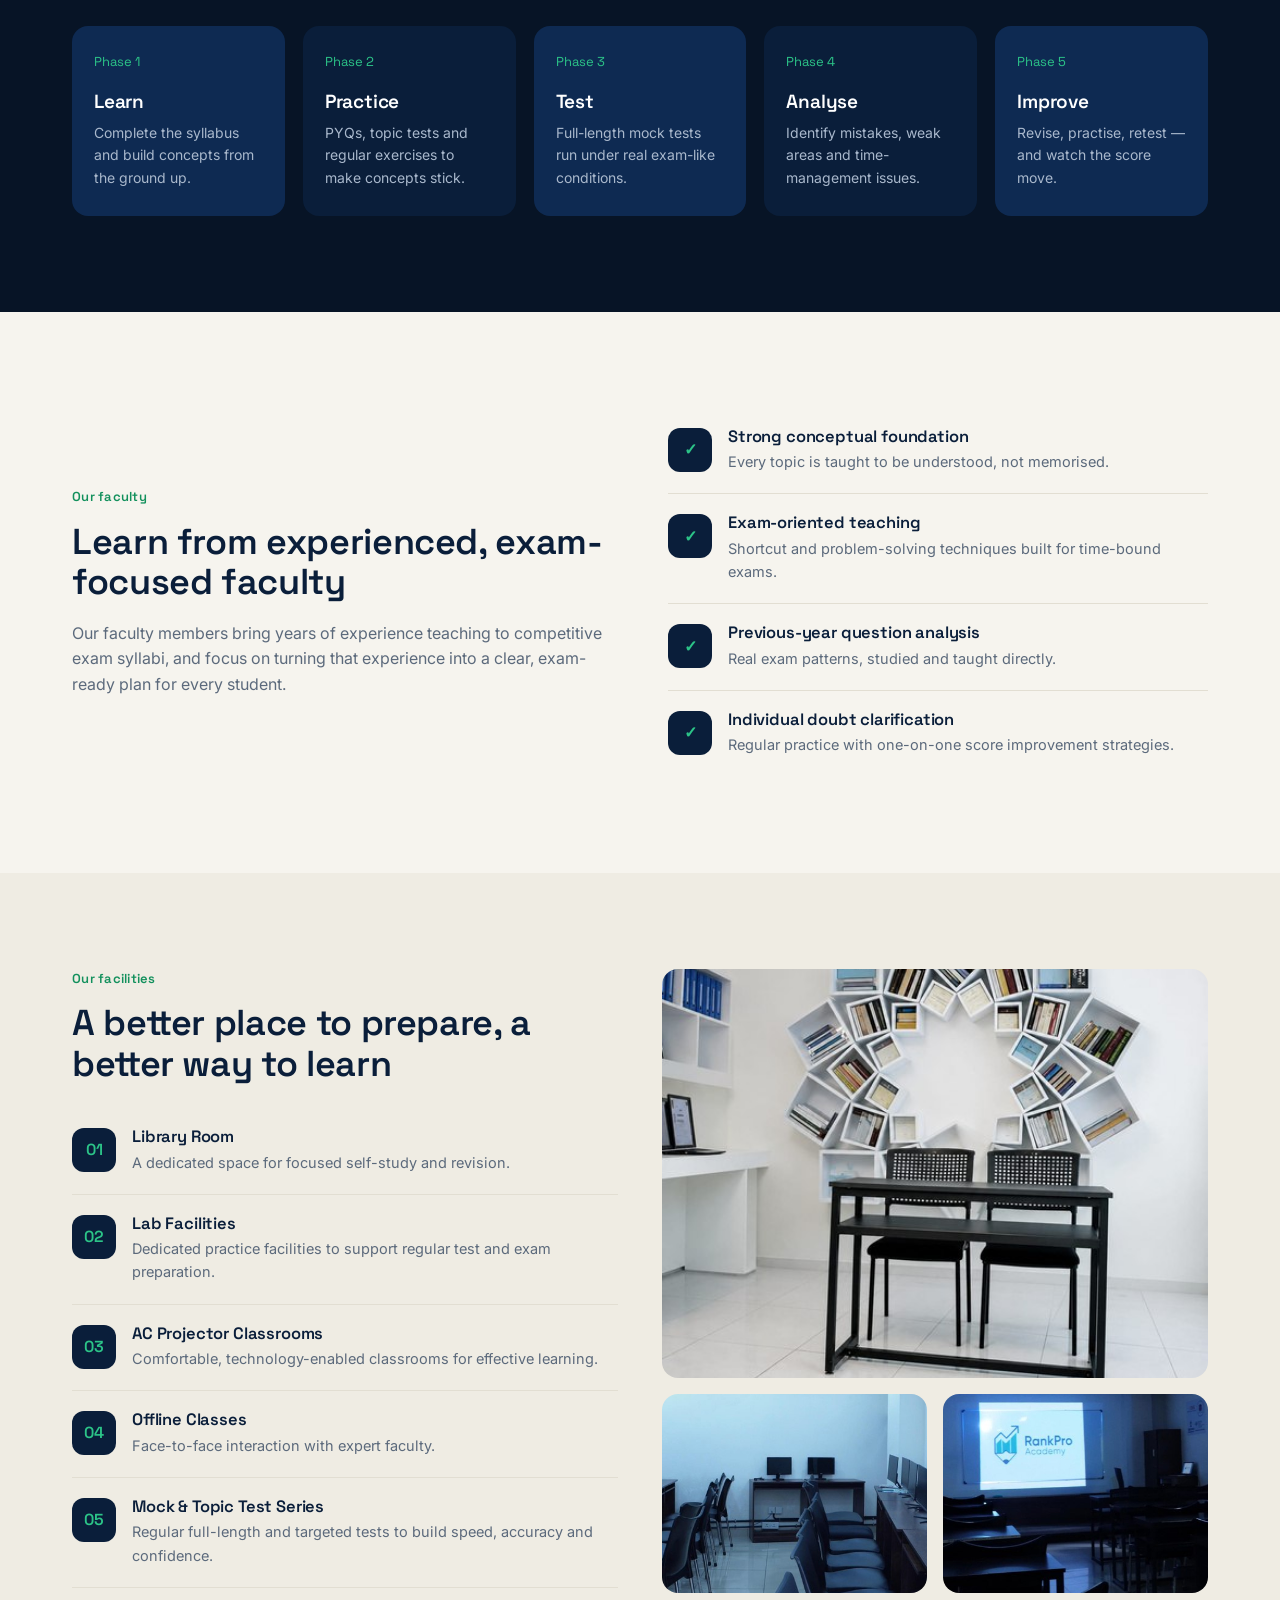
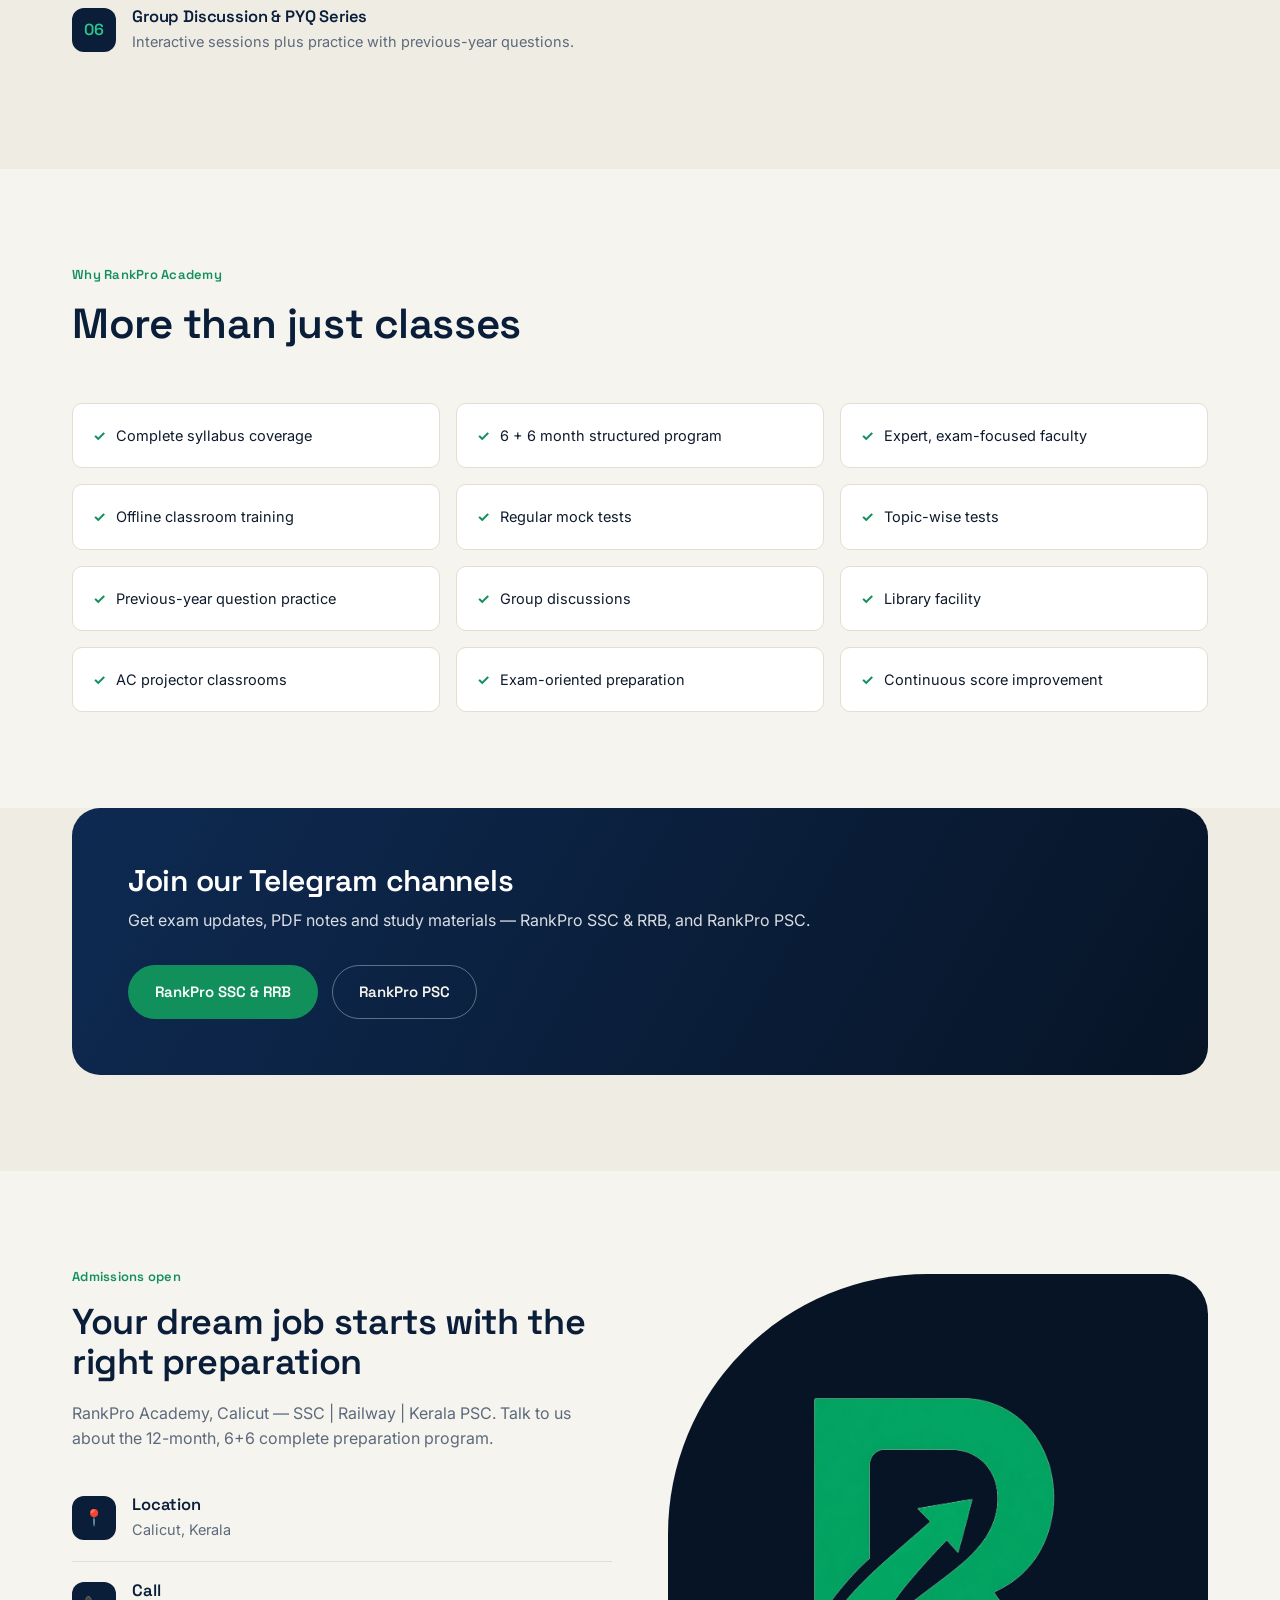
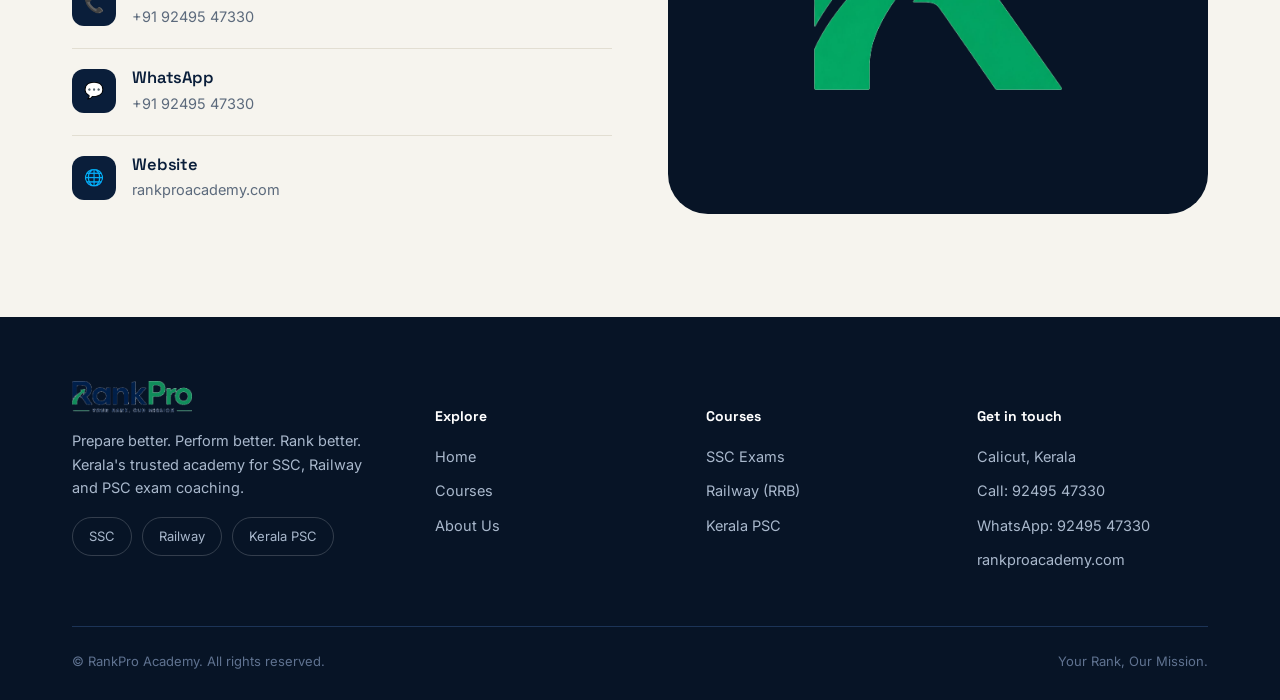
<file: about.html>
<!DOCTYPE html>
<html lang="en">
<head>
<meta charset="UTF-8">
<meta name="viewport" content="width=device-width, initial-scale=1.0">
<title>About Us — RankPro Academy</title>
<meta name="description" content="About RankPro Academy, Calicut — our faculty, facilities, the RankPro method and why students choose us for SSC, RRB and Kerala PSC coaching.">
<link rel="icon" href="assets/r-icon-transparent.png">
<link rel="stylesheet" href="style.css">
</head>
<body>

<nav class="site-nav">
  <div class="wrap">
    <a href="index.html" class="brand">
      <img src="assets/logo-transparent.png" alt="RankPro Academy logo">
    </a>
    <ul class="nav-links" id="navLinks">
      <li><a href="index.html">Home</a></li>
      <li><a href="courses.html">Courses</a></li>
      <li><a href="about.html" class="active">About</a></li>
    </ul>
    <div class="nav-cta">
      <span class="nav-call">+91 92495 47330</span>
      <a class="btn btn-primary" href="tel:+919249547330">Enquire Now</a>
      <button class="nav-toggle" id="navToggle" aria-label="Menu"><span></span><span></span><span></span></button>
    </div>
  </div>
</nav>

<header class="page-banner">
  <div class="wrap">
    <span class="crumb">Home / About</span>
    <h1>Prepare better. Perform better. Rank better.</h1>
    <p>RankPro Academy is Calicut's academy for SSC, Railway and Kerala PSC exam coaching — built around one idea: a rank is the result of a method, followed consistently for twelve months.</p>
  </div>
</header>

<!-- INTRO / TEAM -->
<section class="section">
  <div class="wrap">
    <div class="banner-frame" style="margin-bottom:48px;">
      <img src="assets/team-hero.jpg" alt="RankPro Academy faculty team">
    </div>
    <div>
      <span class="kicker">Who we are</span>
      <h2 style="font-size:clamp(26px,3.4vw,36px); color:var(--navy-900);">Your rank, our mission</h2>
      <p style="margin-top:18px; color:var(--muted); font-size:16px;">We run offline, classroom-based coaching out of Calicut for SSC, Railway (RRB) and Kerala PSC exams. Every batch follows the same structured 12-month program — six months to complete the syllabus, six more to convert it into exam-day performance — supported by experienced faculty, daily practice and dedicated facilities.</p>
      <div class="tag-row" style="margin-top:24px;">
        <span class="tag-pill" style="color:var(--navy-900); border-color:var(--line);">SSC · CGL · CHSL · MTS · GD</span>
        <span class="tag-pill" style="color:var(--navy-900); border-color:var(--line);">RRB · NTPC · Group D · ALP · JE</span>
        <span class="tag-pill" style="color:var(--navy-900); border-color:var(--line);">Kerala PSC</span>
      </div>
    </div>
  </div>
</section>

<!-- APPROACH -->
<section class="section section-dark">
  <div class="wrap">
    <div class="section-head">
      <span class="kicker">Our approach</span>
      <h2>The RankPro Method</h2>
      <p class="lede">Five phases, run on repeat, until the score holds under exam conditions.</p>
    </div>
    <div class="phase-row">
      <div class="phase-card"><span class="num">Phase 1</span><h4>Learn</h4><p>Complete the syllabus and build concepts from the ground up.</p></div>
      <div class="phase-card"><span class="num">Phase 2</span><h4>Practice</h4><p>PYQs, topic tests and regular exercises to make concepts stick.</p></div>
      <div class="phase-card"><span class="num">Phase 3</span><h4>Test</h4><p>Full-length mock tests run under real exam-like conditions.</p></div>
      <div class="phase-card"><span class="num">Phase 4</span><h4>Analyse</h4><p>Identify mistakes, weak areas and time-management issues.</p></div>
      <div class="phase-card"><span class="num">Phase 5</span><h4>Improve</h4><p>Revise, practise, retest — and watch the score move.</p></div>
    </div>
  </div>
</section>

<!-- FACULTY -->
<section class="section">
  <div class="wrap two-col">
    <div>
      <span class="kicker">Our faculty</span>
      <h2 style="font-size:clamp(26px,3.4vw,36px); color:var(--navy-900);">Learn from experienced, exam-focused faculty</h2>
      <p style="margin-top:18px; color:var(--muted); font-size:16px;">Our faculty members bring years of experience teaching to competitive exam syllabi, and focus on turning that experience into a clear, exam-ready plan for every student.</p>
    </div>
    <ul class="feature-list">
      <li><span class="ico">✓</span><div><h4>Strong conceptual foundation</h4><p>Every topic is taught to be understood, not memorised.</p></div></li>
      <li><span class="ico">✓</span><div><h4>Exam-oriented teaching</h4><p>Shortcut and problem-solving techniques built for time-bound exams.</p></div></li>
      <li><span class="ico">✓</span><div><h4>Previous-year question analysis</h4><p>Real exam patterns, studied and taught directly.</p></div></li>
      <li><span class="ico">✓</span><div><h4>Individual doubt clarification</h4><p>Regular practice with one-on-one score improvement strategies.</p></div></li>
    </ul>
  </div>
</section>

<!-- FACILITIES -->
<section class="section section-tint">
  <div class="wrap facility-grid">
    <div>
      <span class="kicker">Our facilities</span>
      <h2 style="font-size:clamp(26px,3.4vw,36px); color:var(--navy-900);">A better place to prepare, a better way to learn</h2>
      <ul class="feature-list" style="margin-top:24px;">
        <li><span class="ico">01</span><div><h4>Library Room</h4><p>A dedicated space for focused self-study and revision.</p></div></li>
        <li><span class="ico">02</span><div><h4>Lab Facilities</h4><p>Dedicated practice facilities to support regular test and exam preparation.</p></div></li>
        <li><span class="ico">03</span><div><h4>AC Projector Classrooms</h4><p>Comfortable, technology-enabled classrooms for effective learning.</p></div></li>
        <li><span class="ico">04</span><div><h4>Offline Classes</h4><p>Face-to-face interaction with expert faculty.</p></div></li>
        <li><span class="ico">05</span><div><h4>Mock &amp; Topic Test Series</h4><p>Regular full-length and targeted tests to build speed, accuracy and confidence.</p></div></li>
        <li><span class="ico">06</span><div><h4>Group Discussion &amp; PYQ Series</h4><p>Interactive sessions plus practice with previous-year questions.</p></div></li>
      </ul>
    </div>
    <div class="photo-stack">
      <img src="assets/facility_0.jpg" alt="Library room at RankPro Academy">
      <div class="two-up">
        <img src="assets/facility_1.jpg" alt="Lab facility at RankPro Academy">
        <img src="assets/facility_2.jpg" alt="AC projector classroom at RankPro Academy">
      </div>
    </div>
  </div>
</section>

<!-- WHY RANKPRO -->
<section class="section">
  <div class="wrap">
    <div class="section-head">
      <span class="kicker">Why RankPro Academy</span>
      <h2>More than just classes</h2>
    </div>
    <div class="why-grid">
      <div class="why-item"><span class="check">✓</span>Complete syllabus coverage</div>
      <div class="why-item"><span class="check">✓</span>6 + 6 month structured program</div>
      <div class="why-item"><span class="check">✓</span>Expert, exam-focused faculty</div>
      <div class="why-item"><span class="check">✓</span>Offline classroom training</div>
      <div class="why-item"><span class="check">✓</span>Regular mock tests</div>
      <div class="why-item"><span class="check">✓</span>Topic-wise tests</div>
      <div class="why-item"><span class="check">✓</span>Previous-year question practice</div>
      <div class="why-item"><span class="check">✓</span>Group discussions</div>
      <div class="why-item"><span class="check">✓</span>Library facility</div>
      <div class="why-item"><span class="check">✓</span>AC projector classrooms</div>
      <div class="why-item"><span class="check">✓</span>Exam-oriented preparation</div>
      <div class="why-item"><span class="check">✓</span>Continuous score improvement</div>
    </div>
  </div>
</section>

<!-- TELEGRAM -->
<section class="section section-tint" style="padding-top:0;">
  <div class="wrap">
    <div class="cta-band" style="background:linear-gradient(120deg, var(--navy-800), var(--navy-950));">
      <div>
        <h3>Join our Telegram channels</h3>
        <p>Get exam updates, PDF notes and study materials — RankPro SSC &amp; RRB, and RankPro PSC.</p>
      </div>
      <div class="cta-actions">
        <a class="btn btn-primary" href="https://t.me/">RankPro SSC &amp; RRB</a>
        <a class="btn btn-ghost" href="https://t.me/">RankPro PSC</a>
      </div>
    </div>
  </div>
</section>

<!-- CONTACT / ADMISSIONS -->
<section class="section">
  <div class="wrap two-col">
    <div>
      <span class="kicker">Admissions open</span>
      <h2 style="font-size:clamp(26px,3.4vw,36px); color:var(--navy-900);">Your dream job starts with the right preparation</h2>
      <p style="margin-top:18px; color:var(--muted); font-size:16px;">RankPro Academy, Calicut — SSC | Railway | Kerala PSC. Talk to us about the 12-month, 6+6 complete preparation program.</p>
      <ul class="feature-list" style="margin-top:24px;">
        <li><span class="ico">📍</span><div><h4>Location</h4><p>Calicut, Kerala</p></div></li>
        <li><span class="ico">📞</span><div><h4>Call</h4><p><a href="tel:+919249547330">+91 92495 47330</a></p></div></li>
        <li><span class="ico">💬</span><div><h4>WhatsApp</h4><p><a href="https://wa.me/919249547330">+91 92495 47330</a></p></div></li>
        <li><span class="ico">🌐</span><div><h4>Website</h4><p><a href="https://rankproacademy.com">rankproacademy.com</a></p></div></li>
      </ul>
    </div>
    <div class="pill-frame" style="aspect-ratio:1/1; display:flex; align-items:center; justify-content:center; background:var(--navy-950);">
      <img src="assets/r-icon-transparent.png" alt="RankPro R mark" style="width:46%; height:auto; object-fit:contain;">
    </div>
  </div>
</section>

<footer class="site-footer">
  <div class="wrap">
    <div class="footer-grid">
      <div class="footer-brand">
        <img src="assets/logo-transparent.png" alt="RankPro Academy">
        <p>Prepare better. Perform better. Rank better. Kerala's trusted academy for SSC, Railway and PSC exam coaching.</p>
        <div class="tag-row">
          <span class="tag-pill">SSC</span>
          <span class="tag-pill">Railway</span>
          <span class="tag-pill">Kerala PSC</span>
        </div>
      </div>
      <ul>
        <h5>Explore</h5>
        <li><a href="index.html">Home</a></li>
        <li><a href="courses.html">Courses</a></li>
        <li><a href="about.html">About Us</a></li>
      </ul>
      <ul>
        <h5>Courses</h5>
        <li><a href="courses.html#ssc">SSC Exams</a></li>
        <li><a href="courses.html#rrb">Railway (RRB)</a></li>
        <li><a href="courses.html#psc">Kerala PSC</a></li>
      </ul>
      <ul>
        <h5>Get in touch</h5>
        <li>Calicut, Kerala</li>
        <li><a href="tel:+919249547330">Call: 92495 47330</a></li>
        <li><a href="https://wa.me/919249547330">WhatsApp: 92495 47330</a></li>
        <li><a href="https://rankproacademy.com">rankproacademy.com</a></li>
      </ul>
    </div>
    <div class="footer-bottom">
      <span>© RankPro Academy. All rights reserved.</span>
      <span>Your Rank, Our Mission.</span>
    </div>
  </div>
</footer>

<script>
  const navToggle = document.getElementById('navToggle');
  const navLinks = document.getElementById('navLinks');
  navToggle.addEventListener('click', () => navLinks.classList.toggle('open'));
</script>
</body>
</html>
</file>
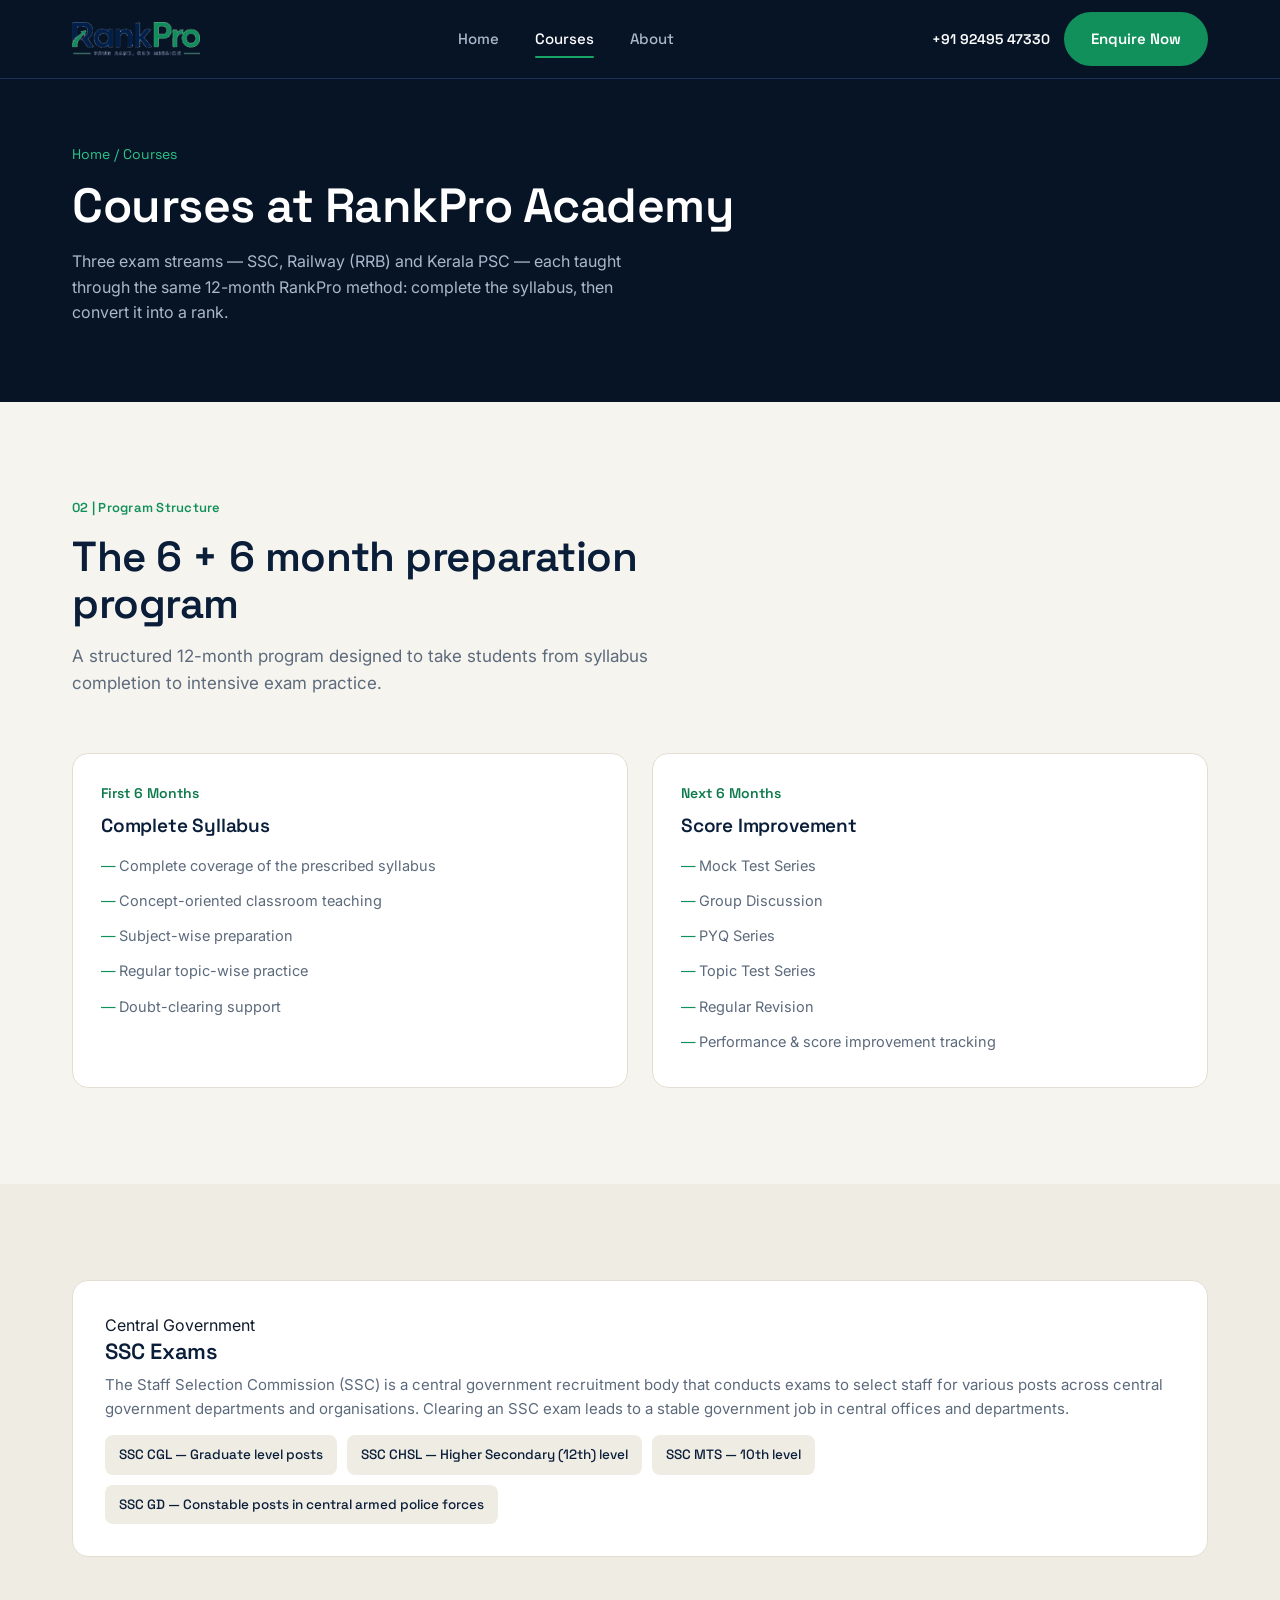
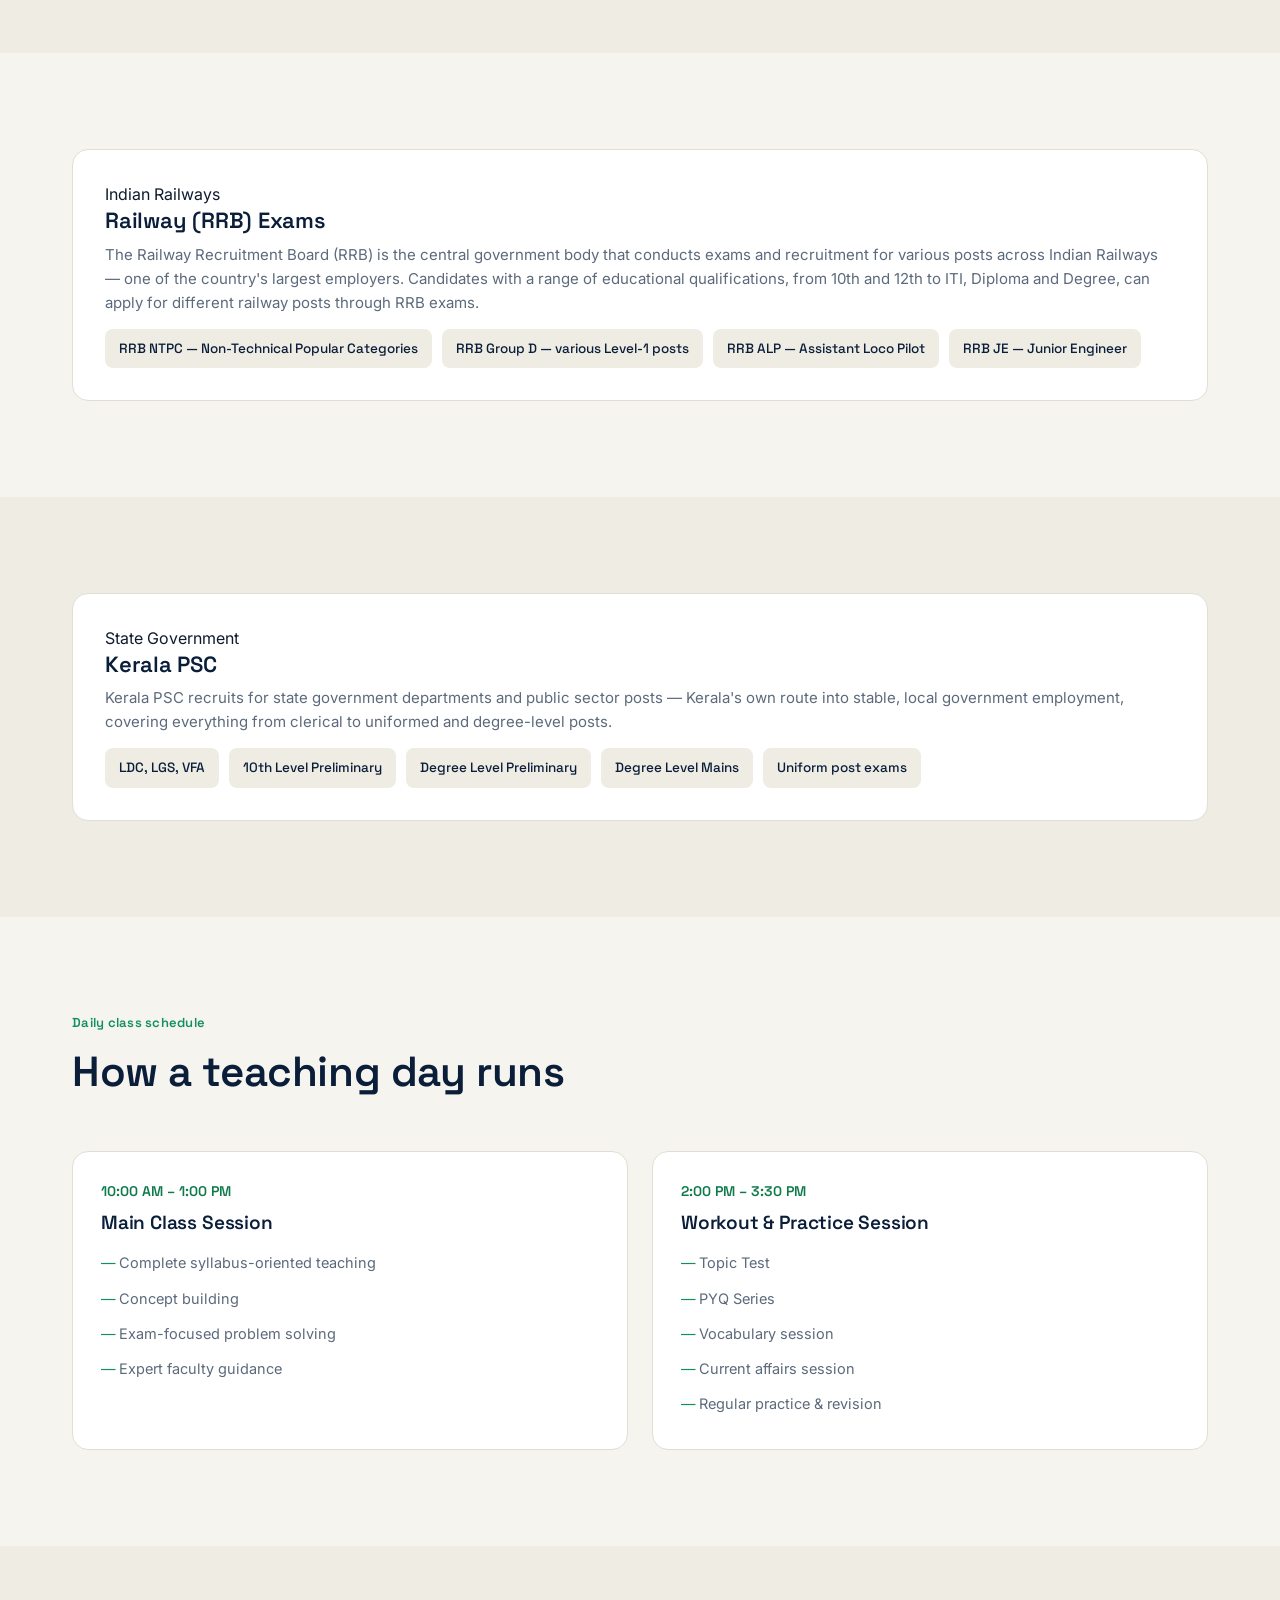
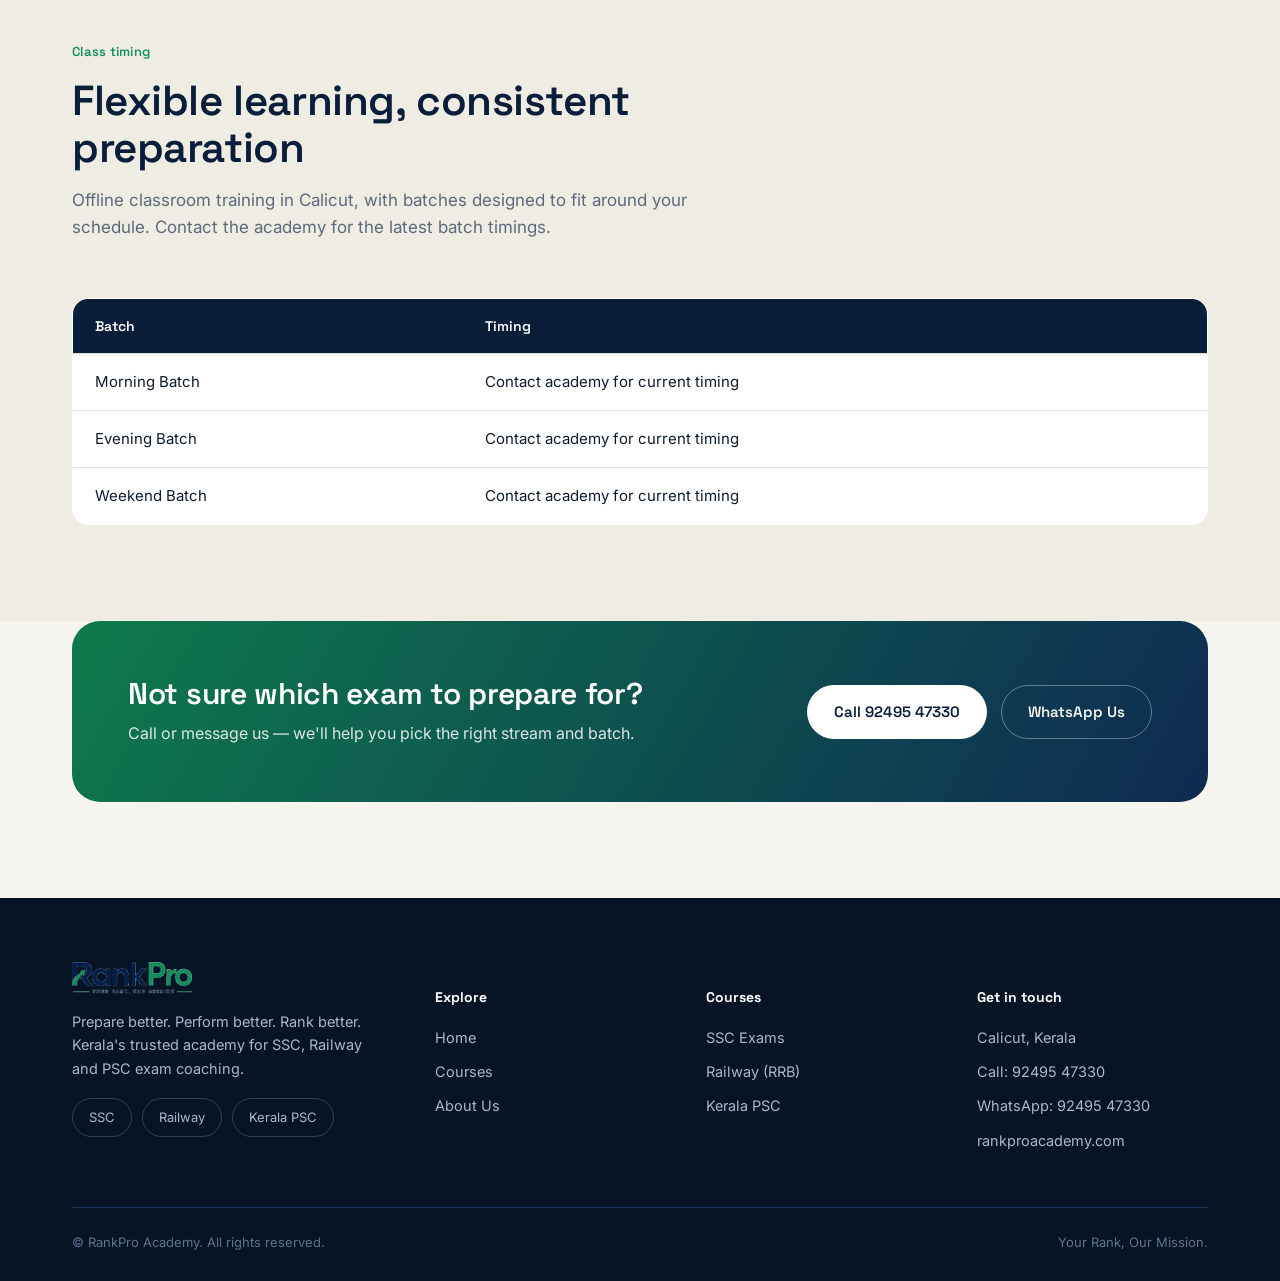
<file: courses.html>
<!DOCTYPE html>
<html lang="en">
<head>
<meta charset="UTF-8">
<meta name="viewport" content="width=device-width, initial-scale=1.0">
<title>Courses — RankPro Academy</title>
<meta name="description" content="SSC CGL, CHSL, MTS, GD, RRB NTPC, Group D, ALP, JE and Kerala PSC courses at RankPro Academy, Calicut — full details, program structure and class timing.">
<link rel="icon" href="assets/r-icon-transparent.png">
<link rel="stylesheet" href="style.css">
</head>
<body>

<nav class="site-nav">
  <div class="wrap">
    <a href="index.html" class="brand">
      <img src="assets/logo-transparent.png" alt="RankPro Academy logo">
    </a>
    <ul class="nav-links" id="navLinks">
      <li><a href="index.html">Home</a></li>
      <li><a href="courses.html" class="active">Courses</a></li>
      <li><a href="about.html">About</a></li>
    </ul>
    <div class="nav-cta">
      <span class="nav-call">+91 92495 47330</span>
      <a class="btn btn-primary" href="tel:+919249547330">Enquire Now</a>
      <button class="nav-toggle" id="navToggle" aria-label="Menu"><span></span><span></span><span></span></button>
    </div>
  </div>
</nav>

<header class="page-banner">
  <div class="wrap">
    <span class="crumb">Home / Courses</span>
    <h1>Courses at RankPro Academy</h1>
    <p>Three exam streams — SSC, Railway (RRB) and Kerala PSC — each taught through the same 12-month RankPro method: complete the syllabus, then convert it into a rank.</p>
  </div>
</header>

<!-- PROGRAM STRUCTURE -->
<section class="section">
  <div class="wrap">
    <div class="section-head">
      <span class="kicker">02 | Program Structure</span>
      <h2>The 6 + 6 month preparation program</h2>
      <p class="lede">A structured 12-month program designed to take students from syllabus completion to intensive exam practice.</p>
    </div>
    <div class="schedule-grid">
      <div class="schedule-card">
        <span class="time">First 6 Months</span>
        <h4>Complete Syllabus</h4>
        <ul>
          <li>Complete coverage of the prescribed syllabus</li>
          <li>Concept-oriented classroom teaching</li>
          <li>Subject-wise preparation</li>
          <li>Regular topic-wise practice</li>
          <li>Doubt-clearing support</li>
        </ul>
      </div>
      <div class="schedule-card">
        <span class="time">Next 6 Months</span>
        <h4>Score Improvement</h4>
        <ul>
          <li>Mock Test Series</li>
          <li>Group Discussion</li>
          <li>PYQ Series</li>
          <li>Topic Test Series</li>
          <li>Regular Revision</li>
          <li>Performance &amp; score improvement tracking</li>
        </ul>
      </div>
    </div>
  </div>
</section>

<!-- SSC -->
<section class="section section-tint" id="ssc">
  <div class="wrap">
    <div class="exam-block" style="margin-bottom:0;">
      <span class="tag" style="margin-bottom:14px;">Central Government</span>
      <h3>SSC Exams</h3>
      <p>The Staff Selection Commission (SSC) is a central government recruitment body that conducts exams to select staff for various posts across central government departments and organisations. Clearing an SSC exam leads to a stable government job in central offices and departments.</p>
      <ul class="list-inline">
        <li>SSC CGL — Graduate level posts</li>
        <li>SSC CHSL — Higher Secondary (12th) level</li>
        <li>SSC MTS — 10th level</li>
        <li>SSC GD — Constable posts in central armed police forces</li>
      </ul>
    </div>
  </div>
</section>

<!-- RRB -->
<section class="section" id="rrb">
  <div class="wrap">
    <div class="exam-block" style="margin-bottom:0;">
      <span class="tag" style="margin-bottom:14px;">Indian Railways</span>
      <h3>Railway (RRB) Exams</h3>
      <p>The Railway Recruitment Board (RRB) is the central government body that conducts exams and recruitment for various posts across Indian Railways — one of the country's largest employers. Candidates with a range of educational qualifications, from 10th and 12th to ITI, Diploma and Degree, can apply for different railway posts through RRB exams.</p>
      <ul class="list-inline">
        <li>RRB NTPC — Non-Technical Popular Categories</li>
        <li>RRB Group D — various Level-1 posts</li>
        <li>RRB ALP — Assistant Loco Pilot</li>
        <li>RRB JE — Junior Engineer</li>
      </ul>
    </div>
  </div>
</section>

<!-- PSC -->
<section class="section section-tint" id="psc">
  <div class="wrap">
    <div class="exam-block" style="margin-bottom:0;">
      <span class="tag" style="margin-bottom:14px;">State Government</span>
      <h3>Kerala PSC</h3>
      <p>Kerala PSC recruits for state government departments and public sector posts — Kerala's own route into stable, local government employment, covering everything from clerical to uniformed and degree-level posts.</p>
      <ul class="list-inline">
        <li>LDC, LGS, VFA</li>
        <li>10th Level Preliminary</li>
        <li>Degree Level Preliminary</li>
        <li>Degree Level Mains</li>
        <li>Uniform post exams</li>
      </ul>
    </div>
  </div>
</section>

<!-- DAILY SCHEDULE -->
<section class="section">
  <div class="wrap">
    <div class="section-head">
      <span class="kicker">Daily class schedule</span>
      <h2>How a teaching day runs</h2>
    </div>
    <div class="schedule-grid">
      <div class="schedule-card">
        <span class="time">10:00 AM – 1:00 PM</span>
        <h4>Main Class Session</h4>
        <ul>
          <li>Complete syllabus-oriented teaching</li>
          <li>Concept building</li>
          <li>Exam-focused problem solving</li>
          <li>Expert faculty guidance</li>
        </ul>
      </div>
      <div class="schedule-card">
        <span class="time">2:00 PM – 3:30 PM</span>
        <h4>Workout &amp; Practice Session</h4>
        <ul>
          <li>Topic Test</li>
          <li>PYQ Series</li>
          <li>Vocabulary session</li>
          <li>Current affairs session</li>
          <li>Regular practice &amp; revision</li>
        </ul>
      </div>
    </div>
  </div>
</section>

<!-- CLASS TIMING -->
<section class="section section-tint">
  <div class="wrap">
    <div class="section-head">
      <span class="kicker">Class timing</span>
      <h2>Flexible learning, consistent preparation</h2>
      <p class="lede">Offline classroom training in Calicut, with batches designed to fit around your schedule. Contact the academy for the latest batch timings.</p>
    </div>
    <table class="timing-table">
      <thead>
        <tr><th>Batch</th><th>Timing</th></tr>
      </thead>
      <tbody>
        <tr><td>Morning Batch</td><td>Contact academy for current timing</td></tr>
        <tr><td>Evening Batch</td><td>Contact academy for current timing</td></tr>
        <tr><td>Weekend Batch</td><td>Contact academy for current timing</td></tr>
      </tbody>
    </table>
  </div>
</section>

<!-- CTA -->
<section class="section" style="padding-top:0;">
  <div class="wrap">
    <div class="cta-band">
      <div>
        <h3>Not sure which exam to prepare for?</h3>
        <p>Call or message us — we'll help you pick the right stream and batch.</p>
      </div>
      <div class="cta-actions">
        <a class="btn btn-primary" style="background:#fff; color:var(--navy-900);" href="tel:+919249547330">Call 92495 47330</a>
        <a class="btn btn-ghost" href="https://wa.me/919249547330">WhatsApp Us</a>
      </div>
    </div>
  </div>
</section>

<footer class="site-footer">
  <div class="wrap">
    <div class="footer-grid">
      <div class="footer-brand">
        <img src="assets/logo-transparent.png" alt="RankPro Academy">
        <p>Prepare better. Perform better. Rank better. Kerala's trusted academy for SSC, Railway and PSC exam coaching.</p>
        <div class="tag-row">
          <span class="tag-pill">SSC</span>
          <span class="tag-pill">Railway</span>
          <span class="tag-pill">Kerala PSC</span>
        </div>
      </div>
      <ul>
        <h5>Explore</h5>
        <li><a href="index.html">Home</a></li>
        <li><a href="courses.html">Courses</a></li>
        <li><a href="about.html">About Us</a></li>
      </ul>
      <ul>
        <h5>Courses</h5>
        <li><a href="courses.html#ssc">SSC Exams</a></li>
        <li><a href="courses.html#rrb">Railway (RRB)</a></li>
        <li><a href="courses.html#psc">Kerala PSC</a></li>
      </ul>
      <ul>
        <h5>Get in touch</h5>
        <li>Calicut, Kerala</li>
        <li><a href="tel:+919249547330">Call: 92495 47330</a></li>
        <li><a href="https://wa.me/919249547330">WhatsApp: 92495 47330</a></li>
        <li><a href="https://rankproacademy.com">rankproacademy.com</a></li>
      </ul>
    </div>
    <div class="footer-bottom">
      <span>© RankPro Academy. All rights reserved.</span>
      <span>Your Rank, Our Mission.</span>
    </div>
  </div>
</footer>

<script>
  const navToggle = document.getElementById('navToggle');
  const navLinks = document.getElementById('navLinks');
  navToggle.addEventListener('click', () => navLinks.classList.toggle('open'));
</script>
</body>
</html>
</file>
<file: style.css>
/* ============================================================
   RankPro Academy — shared stylesheet
   Palette pulled from brand mark: deep navy + signal green
   ============================================================ */

@import url('https://fonts.googleapis.com/css2?family=Space+Grotesk:wght@500;600;700&family=Inter:wght@400;500;600;700&family=Noto+Sans+Malayalam:wght@500;700&display=swap');

:root{
  --navy-950:#071426;
  --navy-900:#0a1e3a;
  --navy-800:#0e2a52;
  --navy-700:#163b6e;
  --green-700:#0e7a4c;
  --green-600:#12905c;
  --green-500:#1aa568;
  --green-400:#2cc488;
  --paper:#f6f4ee;
  --paper-dim:#efece3;
  --card:#ffffff;
  --ink:#0f1b2d;
  --muted:#5c6a7c;
  --muted-on-dark:#a9b8cc;
  --line:#e2ded2;
  --line-dark:#1c3457;

  --max:1200px;
  --radius-lg:28px;
  --radius-md:16px;
  --radius-sm:10px;

  --font-display:'Space Grotesk', 'Noto Sans Malayalam', sans-serif;
  --font-body:'Inter', 'Noto Sans Malayalam', sans-serif;
  --font-ml:'Noto Sans Malayalam', sans-serif;
}

*,*::before,*::after{ box-sizing:border-box; }
html{ scroll-behavior:smooth; }
body{
  margin:0;
  font-family:var(--font-body);
  color:var(--ink);
  background:var(--paper);
  line-height:1.6;
  -webkit-font-smoothing:antialiased;
}
img{ max-width:100%; display:block; }
a{ color:inherit; text-decoration:none; }
ul{ margin:0; padding:0; list-style:none; }
h1,h2,h3,h4{
  font-family:var(--font-display);
  line-height:1.12;
  margin:0;
  font-weight:600;
  letter-spacing:-0.01em;
}
p{ margin:0; }
.ml{ font-family:var(--font-ml); }

.wrap{
  max-width:var(--max);
  margin:0 auto;
  padding:0 32px;
}

@media (max-width:640px){
  .wrap{ padding:0 20px; }
}

/* ---------- buttons ---------- */
.btn{
  display:inline-flex;
  align-items:center;
  gap:8px;
  padding:14px 26px;
  border-radius:999px;
  font-family:var(--font-display);
  font-weight:600;
  font-size:15px;
  cursor:pointer;
  border:1px solid transparent;
  transition:transform .15s ease, background .2s ease, color .2s ease, border-color .2s ease;
  white-space:nowrap;
}
.btn:active{ transform:scale(.97); }
.btn-primary{
  background:var(--green-600);
  color:#fff;
}
.btn-primary:hover{ background:var(--green-500); }
.btn-ghost{
  background:transparent;
  color:var(--paper);
  border-color:rgba(255,255,255,.35);
}
.btn-ghost:hover{ border-color:#fff; }
.btn-dark{
  background:var(--navy-800);
  color:#fff;
}
.btn-dark:hover{ background:var(--navy-700); }
.btn-outline-navy{
  background:transparent;
  color:var(--navy-800);
  border-color:var(--navy-800);
}
.btn-outline-navy:hover{ background:var(--navy-800); color:#fff; }

/* ---------- nav ---------- */
.site-nav{
  position:sticky;
  top:0;
  z-index:50;
  background:var(--navy-950);
  border-bottom:1px solid var(--line-dark);
}
.site-nav .wrap{
  display:flex;
  align-items:center;
  justify-content:space-between;
  height:78px;
}
.brand{ display:flex; align-items:center; gap:10px; }
.brand img{ height:34px; width:auto; }
.nav-links{
  display:flex;
  align-items:center;
  gap:36px;
}
.nav-links a{
  color:var(--muted-on-dark);
  font-family:var(--font-display);
  font-weight:500;
  font-size:15px;
  position:relative;
  padding:6px 0;
  transition:color .2s ease;
}
.nav-links a:hover{ color:#fff; }
.nav-links a.active{ color:#fff; }
.nav-links a.active::after{
  content:"";
  position:absolute;
  left:0; right:0; bottom:-4px;
  height:2px;
  background:var(--green-500);
  border-radius:2px;
}
.nav-cta{ display:flex; align-items:center; gap:14px; }
.nav-call{
  color:#fff;
  font-family:var(--font-display);
  font-weight:600;
  font-size:14px;
}
.nav-toggle{ display:none; }

@media (max-width:900px){
  .nav-links{
    position:fixed;
    inset:78px 0 0 0;
    background:var(--navy-950);
    flex-direction:column;
    padding:28px 20px;
    gap:22px;
    transform:translateY(-8px);
    opacity:0;
    pointer-events:none;
    transition:opacity .2s ease, transform .2s ease;
  }
  .nav-links.open{ opacity:1; pointer-events:auto; transform:translateY(0); }
  .nav-cta .nav-call{ display:none; }
  .nav-toggle{
    display:flex;
    flex-direction:column;
    justify-content:center;
    gap:5px;
    width:34px; height:34px;
    background:none; border:none; cursor:pointer;
  }
  .nav-toggle span{
    height:2px; background:#fff; border-radius:2px;
  }
}

/* ---------- section scaffolding ---------- */
.section{ padding:96px 0; }
.section-dark{ background:var(--navy-950); color:var(--paper); }
.section-tint{ background:var(--paper-dim); }
@media (max-width:640px){ .section{ padding:64px 0; } }

.kicker{
  font-family:var(--font-display);
  font-weight:600;
  font-size:13px;
  letter-spacing:.02em;
  color:var(--green-600);
  margin-bottom:14px;
  display:block;
}
.section-dark .kicker{ color:var(--green-400); }
.section-head{
  max-width:640px;
  margin-bottom:56px;
}
.section-head h2{
  font-size:clamp(28px,4vw,42px);
  color:var(--navy-900);
}
.section-dark .section-head h2{ color:#fff; }
.section-head .lede{
  margin-top:16px;
  color:var(--muted);
  font-size:17px;
  max-width:56ch;
}
.section-dark .section-head .lede{ color:var(--muted-on-dark); }

/* ---------- pill / blob frame (signature shape) ---------- */
.pill-frame{
  position:relative;
  border-radius:260px 40px 40px 40px;
  overflow:hidden;
  background:linear-gradient(135deg, var(--green-600), var(--navy-800));
}
.pill-frame img{
  width:100%; height:100%; object-fit:cover;
  mix-blend-mode:normal;
}
.pill-tag{
  position:absolute;
  left:24px; bottom:24px;
  background:rgba(7,20,38,.82);
  backdrop-filter:blur(6px);
  color:#fff;
  padding:14px 18px;
  border-radius:var(--radius-sm);
  font-size:13px;
  max-width:260px;
}
.pill-tag strong{ display:block; font-family:var(--font-display); font-size:15px; margin-bottom:2px; }

/* ---------- hero ---------- */
.hero{
  background:var(--navy-950);
  color:#fff;
  padding:64px 0 0;
  overflow:hidden;
}
.hero-grid{
  padding-bottom:56px;
}
.hero-top{
  display:grid;
  grid-template-columns:1.1fr .9fr;
  gap:48px;
  align-items:center;
}
@media (max-width:900px){
  .hero-top{ grid-template-columns:1fr; }
}
.hero-figure{
  margin-top:0;
}
.hero-stat-row{
  display:flex;
  gap:28px;
  margin-top:34px;
  flex-wrap:wrap;
}
.hero-stat-row .item b{
  display:block;
  font-family:var(--font-display);
  font-size:22px;
  color:#fff;
}
.hero-stat-row .item span{
  font-size:13px;
  color:var(--muted-on-dark);
}
.hero-badge{
  display:inline-flex;
  align-items:center;
  gap:8px;
  background:rgba(255,255,255,.07);
  border:1px solid rgba(255,255,255,.16);
  padding:8px 16px 8px 8px;
  border-radius:999px;
  font-size:13px;
  color:var(--muted-on-dark);
  margin-bottom:26px;
}
.hero-badge .dot{ width:8px; height:8px; border-radius:50%; background:var(--green-500); }
.hero h1{
  font-size:clamp(34px,4.6vw,56px);
  color:#fff;
}
.hero h1 .accent{ color:var(--green-500); }
.hero .hero-ml{
  font-family:var(--font-ml);
  font-weight:700;
  color:var(--green-400);
  font-size:clamp(22px,2.6vw,30px);
  display:block;
  margin-top:10px;
}
.hero p.lede{
  margin-top:22px;
  color:var(--muted-on-dark);
  font-size:17px;
  max-width:48ch;
}
.hero-actions{ display:flex; gap:14px; margin-top:34px; flex-wrap:wrap; }

/* banner-frame: preserves full source image (no aggressive crop), for
   photos that already carry baked-in text/logo */
.banner-frame{
  border-radius:var(--radius-lg);
  overflow:hidden;
  background:#efece4;
  border:1px solid rgba(255,255,255,.08);
}
.banner-frame img{
  width:100%;
  height:auto;
  display:block;
}

.hero-strip{
  background:linear-gradient(120deg, var(--green-700), var(--green-500));
  border-radius:32px 32px 0 0;
  margin-top:24px;
}
.hero-strip .wrap{
  display:grid;
  grid-template-columns:repeat(3,1fr);
  gap:0;
}
.hero-strip .stat{
  padding:30px 24px;
  border-left:1px solid rgba(255,255,255,.25);
}
.hero-strip .stat:first-child{ border-left:none; }
.hero-strip .stat b{
  display:block;
  font-family:var(--font-display);
  font-size:26px;
  color:#fff;
  margin-bottom:4px;
}
.hero-strip .stat span{
  color:rgba(255,255,255,.85);
  font-size:14px;
}

@media (max-width:900px){
  .hero-grid{ grid-template-columns:1fr; }
  .hero-visual{ order:-1; aspect-ratio:16/10; }
  .hero-strip .wrap{ grid-template-columns:1fr; }
  .hero-strip .stat{ border-left:none; border-top:1px solid rgba(255,255,255,.25); }
  .hero-strip .stat:first-child{ border-top:none; }
}

/* ---------- page banner (courses/about) ---------- */
.page-banner{
  background:var(--navy-950);
  color:#fff;
  padding:64px 0 76px;
  position:relative;
}
.page-banner h1{ font-size:clamp(30px,4.4vw,48px); color:#fff; }
.page-banner .crumb{
  color:var(--green-400);
  font-family:var(--font-display);
  font-size:14px;
  margin-bottom:14px;
  display:block;
}
.page-banner p{ color:var(--muted-on-dark); margin-top:16px; max-width:56ch; font-size:16px; }

/* ---------- course cards ---------- */
.course-grid{
  display:grid;
  grid-template-columns:repeat(3,1fr);
  gap:24px;
}
@media (max-width:900px){ .course-grid{ grid-template-columns:1fr; } }

.course-card{
  background:var(--card);
  border:1px solid var(--line);
  border-radius:var(--radius-md);
  padding:32px 28px;
  border-top:4px solid var(--green-600);
  transition:transform .18s ease, box-shadow .18s ease;
}
.course-card:hover{ transform:translateY(-4px); box-shadow:0 20px 40px -24px rgba(14,42,82,.35); }
.course-card h3{
  font-size:21px;
  color:var(--navy-900);
  margin-bottom:6px;
}
.course-card .tag{
  display:inline-block;
  font-size:12px;
  font-family:var(--font-display);
  font-weight:600;
  color:var(--green-700);
  background:#eaf7f0;
  padding:5px 12px;
  border-radius:999px;
  margin-bottom:16px;
}
.course-card ul{ margin-top:16px; }
.course-card li{
  padding:9px 0;
  border-top:1px solid var(--line);
  font-size:14.5px;
  color:var(--ink);
  display:flex;
  gap:10px;
}
.course-card li::before{
  content:"";
  width:6px; height:6px;
  margin-top:8px;
  border-radius:50%;
  background:var(--green-500);
  flex:none;
}
.course-card .foot{
  margin-top:20px;
  font-size:13.5px;
  color:var(--muted);
}

/* ---------- phase / process timeline ---------- */
.phase-row{
  display:grid;
  grid-template-columns:repeat(5,1fr);
  gap:18px;
}
@media (max-width:980px){ .phase-row{ grid-template-columns:repeat(2,1fr); } }
@media (max-width:560px){ .phase-row{ grid-template-columns:1fr; } }

.phase-card{
  background:var(--navy-900);
  border-radius:var(--radius-md);
  padding:26px 22px;
  position:relative;
  min-height:190px;
}
.phase-card .num{
  font-family:var(--font-display);
  font-size:13px;
  color:var(--green-400);
  margin-bottom:18px;
  display:block;
}
.phase-card h4{ color:#fff; font-size:19px; margin-bottom:10px; }
.phase-card p{ color:var(--muted-on-dark); font-size:14px; }
.phase-card:nth-child(odd){ background:var(--navy-800); }

/* ---------- feature / facility list ---------- */
.facility-grid{
  display:grid;
  grid-template-columns:1fr 1fr;
  gap:44px;
  align-items:start;
}
@media (max-width:860px){ .facility-grid{ grid-template-columns:1fr; } }

.photo-stack{
  display:grid;
  gap:16px;
}
.photo-stack img{
  border-radius:var(--radius-md);
  width:100%;
  aspect-ratio:4/3;
  object-fit:cover;
}
.photo-stack .two-up{
  display:grid;
  grid-template-columns:1fr 1fr;
  gap:16px;
}

.feature-list li{
  display:grid;
  grid-template-columns:44px 1fr;
  gap:16px;
  padding:20px 0;
  border-top:1px solid var(--line);
}
.feature-list li:first-child{ border-top:none; }
.feature-list .ico{
  width:44px; height:44px;
  border-radius:12px;
  background:var(--navy-900);
  color:var(--green-400);
  display:flex; align-items:center; justify-content:center;
  font-family:var(--font-display);
  font-weight:600;
}
.feature-list h4{ font-size:16.5px; color:var(--navy-900); margin-bottom:4px; }
.feature-list p{ color:var(--muted); font-size:14.5px; }

/* ---------- simple stat strip (light) ---------- */
.stat-strip{
  display:grid;
  grid-template-columns:repeat(3,1fr);
  border:1px solid var(--line);
  border-radius:var(--radius-md);
  overflow:hidden;
}
@media (max-width:700px){ .stat-strip{ grid-template-columns:1fr; } }
.stat-strip .cell{
  padding:30px 28px;
  border-left:1px solid var(--line);
  background:var(--card);
}
.stat-strip .cell:first-child{ border-left:none; }
.stat-strip .cell b{
  font-family:var(--font-display);
  font-size:24px;
  color:var(--navy-900);
  display:block;
  margin-bottom:4px;
}
.stat-strip .cell span{ color:var(--muted); font-size:14px; }

/* ---------- timing table ---------- */
.timing-table{
  width:100%;
  border-collapse:collapse;
  background:var(--card);
  border-radius:var(--radius-md);
  overflow:hidden;
  border:1px solid var(--line);
}
.timing-table th,.timing-table td{
  text-align:left;
  padding:16px 22px;
  border-top:1px solid var(--line);
  font-size:15px;
}
.timing-table thead th{
  background:var(--navy-900);
  color:#fff;
  border-top:none;
  font-family:var(--font-display);
  font-weight:600;
  font-size:14px;
}
/* .timing-table tr:nth-child(even) td{ background:var(--paper-dim); } */

/* ---------- schedule cards ---------- */
.schedule-grid{
  display:grid;
  grid-template-columns:1fr 1fr;
  gap:24px;
}
@media (max-width:760px){ .schedule-grid{ grid-template-columns:1fr; } }
.schedule-card{
  background:var(--card);
  border:1px solid var(--line);
  border-radius:var(--radius-md);
  padding:28px;
}
.schedule-card .time{
  font-family:var(--font-display);
  font-weight:600;
  color:var(--green-700);
  font-size:14px;
  margin-bottom:10px;
  display:block;
}
.schedule-card h4{ font-size:19px; color:var(--navy-900); margin-bottom:12px; }
.schedule-card ul li{
  padding:6px 0 6px 18px;
  position:relative;
  color:var(--muted);
  font-size:14.5px;
}
.schedule-card ul li::before{
  content:"—";
  position:absolute; left:0; color:var(--green-600);
}

/* ---------- CTA band ---------- */
.cta-band{
  background:linear-gradient(120deg, var(--green-700), var(--navy-800));
  border-radius:var(--radius-lg);
  color:#fff;
  padding:56px;
  display:flex;
  align-items:center;
  justify-content:space-between;
  gap:32px;
  flex-wrap:wrap;
}
.cta-band h3{ font-size:clamp(22px,3vw,30px); color:#fff; max-width:520px; }
.cta-band p{ color:rgba(255,255,255,.85); margin-top:10px; }
.cta-actions{ display:flex; gap:14px; flex-wrap:wrap; }

/* ---------- footer ---------- */
.site-footer{
  background:var(--navy-950);
  color:var(--muted-on-dark);
  padding:64px 0 28px;
}
.footer-grid{
  display:grid;
  grid-template-columns:1.4fr 1fr 1fr 1fr;
  gap:40px;
  padding-bottom:44px;
  border-bottom:1px solid var(--line-dark);
}
@media (max-width:820px){ .footer-grid{ grid-template-columns:1fr 1fr; } }
@media (max-width:520px){ .footer-grid{ grid-template-columns:1fr; } }
.footer-grid h5{
  color:#fff;
  font-family:var(--font-display);
  font-size:14px;
  margin-bottom:18px;
}
.footer-grid li{ margin-bottom:11px; font-size:14.5px; }
.footer-grid a:hover{ color:#fff; }
.footer-brand img{ height:32px; margin-bottom:16px; }
.footer-brand p{ font-size:14.5px; max-width:34ch; color:var(--muted-on-dark); }
.footer-bottom{
  padding-top:24px;
  display:flex;
  justify-content:space-between;
  flex-wrap:wrap;
  gap:12px;
  font-size:13px;
  color:#5f7290;
}
.tag-row{ display:flex; flex-wrap:wrap; gap:10px; margin-top:18px; }
.tag-pill{
  border:1px solid rgba(255,255,255,.18);
  border-radius:999px;
  padding:8px 16px;
  font-size:13px;
  color:var(--muted-on-dark);
}

/* ---------- misc ---------- */
.two-col{
  display:grid;
  grid-template-columns:1fr 1fr;
  gap:56px;
  align-items:center;
}
@media (max-width:860px){ .two-col{ grid-template-columns:1fr; gap:36px; } }

.exam-block{
  background:var(--card);
  border:1px solid var(--line);
  border-radius:var(--radius-md);
  padding:32px;
  margin-bottom:24px;
}
.exam-block h3{ color:var(--navy-900); font-size:22px; margin-bottom:10px; }
.exam-block p{ color:var(--muted); font-size:15px; margin-bottom:14px; }
.exam-block .list-inline{ display:flex; flex-wrap:wrap; gap:10px; }
.exam-block .list-inline li{
  background:var(--paper-dim);
  border-radius:8px;
  padding:9px 14px;
  font-size:13.5px;
  color:var(--navy-900);
  font-family:var(--font-display);
  font-weight:500;
}

.why-grid{
  display:grid;
  grid-template-columns:repeat(3,1fr);
  gap:16px;
}
@media (max-width:860px){ .why-grid{ grid-template-columns:repeat(2,1fr); } }
@media (max-width:560px){ .why-grid{ grid-template-columns:1fr; } }
.why-item{
  border:1px solid var(--line);
  border-radius:var(--radius-sm);
  padding:20px;
  font-size:14.5px;
  color:var(--ink);
  background:var(--card);
  display:flex;
  gap:10px;
  align-items:flex-start;
}
.why-item .check{
  color:var(--green-600);
  font-weight:700;
  flex:none;
}
</file>
